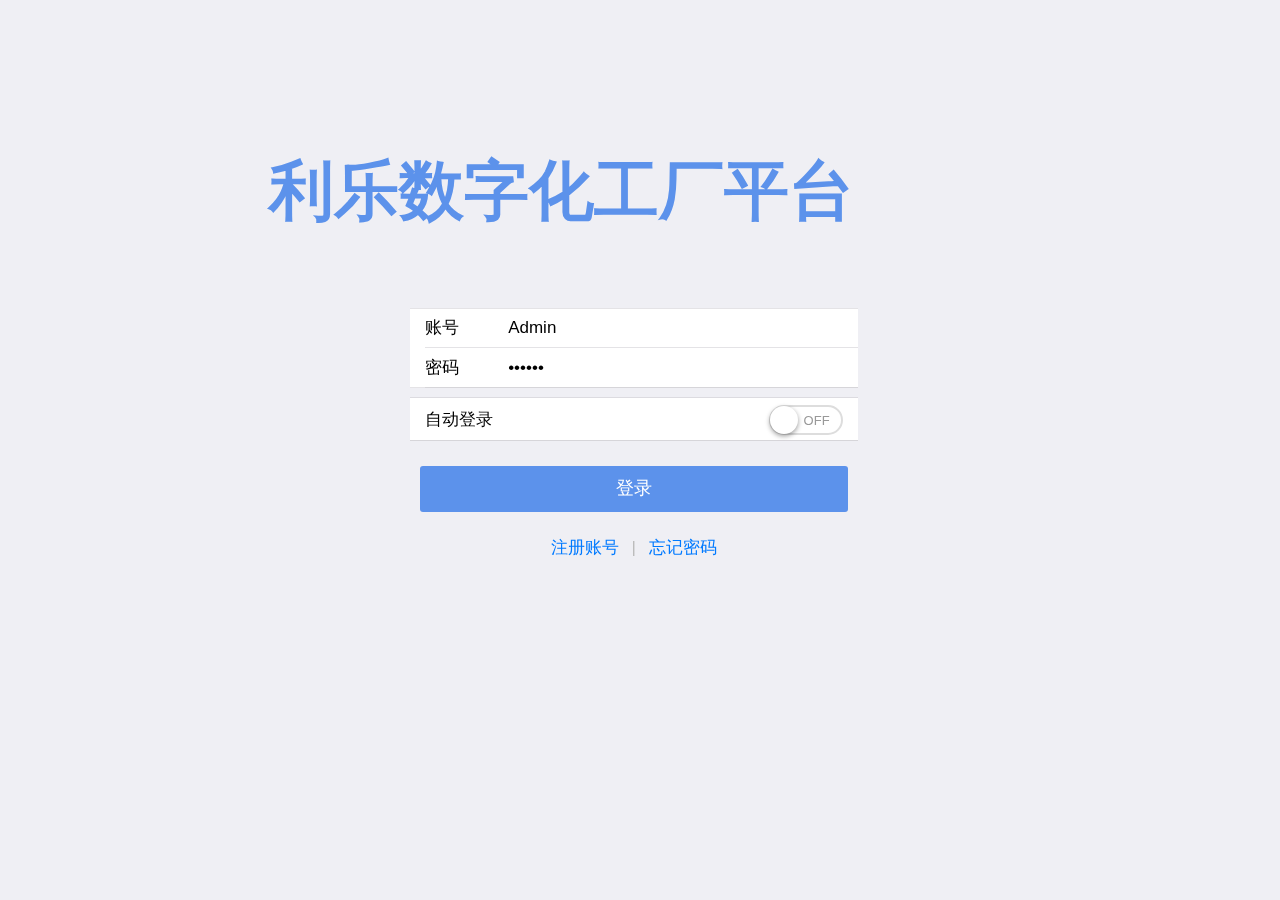
<file: index.html>
<!DOCTYPE html>
<html class="ui-page-login">

	<head>
		<meta charset="utf-8">
		<meta name="viewport" content="width=device-width,initial-scale=1,minimum-scale=1,maximum-scale=1,user-scalable=no" />
		<title></title>
		<link href="css/mui.min.css" rel="stylesheet" />
		<style>
			.ui-page-login,
			body {
				width: 100%;
				height: 100%;
				margin: 0px;
				padding: 0px;
			}
			
			.mui-content {
				height: 100%;
			}
			
			.area {
				margin: 20px auto 0px auto;
			}
			
			.mui-input-group {
				margin-top: 10px;
			}
			
			.mui-input-group:first-child {
				margin-top: 20px;
			}
			
			.mui-input-group label {
				width: 22%;
			}
			
			.mui-input-row label~input,
			.mui-input-row label~select,
			.mui-input-row label~textarea {
				width: 78%;
			}
			
			.mui-checkbox input[type=checkbox],
			.mui-radio input[type=radio] {
				top: 6px;
			}
			
			.mui-content-padded {
				margin-top: 25px;
			}
			
			.mui-btn {
				padding: 10px;
			}
			
			.link-area {
				display: block;
				margin-top: 25px;
				text-align: center;
			}
			
			.spliter {
				color: #bbb;
				padding: 0px 8px;
			}
			
			.oauth-area {
				position: absolute;
				bottom: 20px;
				left: 0px;
				text-align: center;
				width: 100%;
				padding: 0px;
				margin: 0px;
			}
			
			.oauth-area .oauth-btn {
				display: inline-block;
				width: 50px;
				height: 50px;
				background-size: 30px 30px;
				background-position: center center;
				background-repeat: no-repeat;
				margin: 0px 20px;
				/*-webkit-filter: grayscale(100%); */
				border: solid 1px #ddd;
				border-radius: 25px;
			}
			
			.oauth-area .oauth-btn:active {
				border: solid 1px #aaa;
			}
			
			.oauth-area .oauth-btn.disabled {
				background-color: #ddd;
			}
		</style>

	</head>

	<body>
		<!--<header class="mui-bar mui-bar-nav">
			<h1 class="mui-title">登录</h1>
		</header>-->
		<!--		<h1 align="center" style='position:fixed;left: 34.5%;top:25%;color:#5c92eb;opacity:1'><strong>利乐数字化工厂平台</strong></h1>-->
		<label align="center" style='position:fixed;left: 21%;top:20%;padding-bottom:35px;color:#5c92eb;opacity:1;font-size: 65px;'><strong>利乐数字化工厂平台</strong></label>
		<div class="mui-content" style="width: 35%;height: 25%;position: fixed;left: 32%;top: 32%;">
			
			<form id='login-form' class="mui-input-group">
				<div class="mui-input-row">
					<label>账号</label>
					<input id='account' type="text" class="mui-input-clear mui-input" placeholder="请输入账号" value="Admin">
				</div>
				<div class="mui-input-row">
					<label>密码</label>
					<input id='password' type="password" class="mui-input-clear mui-input" placeholder="请输入密码" value="123456">
				</div>
			</form>
			<form class="mui-input-group">
				<ul class="mui-table-view mui-table-view-chevron">
					<li class="mui-table-view-cell">
						自动登录
						<div id="autoLogin" class="mui-switch">
							<div class="mui-switch-handle"></div>
						</div>
					</li>
				</ul>
			</form>
			<div class="mui-content-padded">
				<button id='login' class="mui-btn mui-btn-block mui-btn-primary" style="background: url('img/jx9.png');border-width: 0px;">登录</button>
				<div class="link-area">
					<a id='reg'>注册账号</a> <span class="spliter">|</span>
					<a id='forgetPassword'>忘记密码</a>
				</div>
			</div>
			<div class="mui-content-padded oauth-area">

			</div>
		</div>
		<script src="js/mui.min.js"></script>
		<!--<script src="js/mui.enterfocus.js"></script>
		<script src="js/app.js"></script>-->
		<script>
			document.getElementById('login').addEventListener('tap', function() {
				mui.openWindow({
					url: 'pages/menu.html',
					id: 'menu'
				});
			});
			mui.init();
			
			mui.plusReady(function() {
				plus.screen.lockOrientation('landscape-primary');
			});
			
			
			
			//			(function($, doc) {
			//				$.init({
			//					statusBarBackground: '#f7f7f7'
			//				});
			//				$.plusReady(function() {
			//					plus.screen.lockOrientation("portrait-primary");
			//					var settings = app.getSettings();
			//					var state = app.getState();
			//					var mainPage = $.preload({
			//						"id": 'main',
			//						"url": 'main.html'
			//					});
			//					var toMain = function() {
			//						$.fire(mainPage, 'show', null);
			//						setTimeout(function() {
			//							$.openWindow({
			//								id: 'main',
			//								show: {
			//									aniShow: 'pop-in'
			//								},
			//								waiting: {
			//									autoShow: false
			//								}
			//							});
			//						}, 0);
			//					};
			//					//检查 "登录状态/锁屏状态" 开始
			//					if(settings.autoLogin && state.token && settings.gestures) {
			//						$.openWindow({
			//							url: 'unlock.html',
			//							id: 'unlock',
			//							show: {
			//								aniShow: 'pop-in'
			//							},
			//							waiting: {
			//								autoShow: false
			//							}
			//						});
			//					} else if(settings.autoLogin && state.token) {
			//						toMain();
			//					} else {
			//						app.setState(null);
			//						//第三方登录
			//						var authBtns = ['qihoo', 'weixin', 'sinaweibo', 'qq']; //配置业务支持的第三方登录
			//						var auths = {};
			//						var oauthArea = doc.querySelector('.oauth-area');
			//						plus.oauth.getServices(function(services) {
			//							for(var i in services) {
			//								var service = services[i];
			//								auths[service.id] = service;
			//								if(~authBtns.indexOf(service.id)) {
			//									var isInstalled = app.isInstalled(service.id);
			//									var btn = document.createElement('div');
			//									//如果微信未安装，则为不启用状态
			//									btn.setAttribute('class', 'oauth-btn' + (!isInstalled && service.id === 'weixin' ? (' disabled') : ''));
			//									btn.authId = service.id;
			//									btn.style.backgroundImage = 'url("images/' + service.id + '.png")'
			//									oauthArea.appendChild(btn);
			//								}
			//							}
			//							$(oauthArea).on('tap', '.oauth-btn', function() {
			//								if(this.classList.contains('disabled')) {
			//									plus.nativeUI.toast('您尚未安装微信客户端');
			//									return;
			//								}
			//								var auth = auths[this.authId];
			//								var waiting = plus.nativeUI.showWaiting();
			//								auth.login(function() {
			//									waiting.close();
			//									plus.nativeUI.toast("登录认证成功");
			//									auth.getUserInfo(function() {
			//										plus.nativeUI.toast("获取用户信息成功");
			//										var name = auth.userInfo.nickname || auth.userInfo.name;
			//										app.createState(name, function() {
			//											toMain();
			//										});
			//									}, function(e) {
			//										plus.nativeUI.toast("获取用户信息失败：" + e.message);
			//									});
			//								}, function(e) {
			//									waiting.close();
			//									plus.nativeUI.toast("登录认证失败：" + e.message);
			//								});
			//							});
			//						}, function(e) {
			//							oauthArea.style.display = 'none';
			//							plus.nativeUI.toast("获取登录认证失败：" + e.message);
			//						});
			//					}
			//					// close splash
			//					setTimeout(function() {
			//						//关闭 splash
			//						plus.navigator.closeSplashscreen();
			//					}, 600);
			//					//检查 "登录状态/锁屏状态" 结束
			//					var loginButton = doc.getElementById('login');
			//					var accountBox = doc.getElementById('account');
			//					var passwordBox = doc.getElementById('password');
			//					var autoLoginButton = doc.getElementById("autoLogin");
			//					var regButton = doc.getElementById('reg');
			//					var forgetButton = doc.getElementById('forgetPassword');
			//					loginButton.addEventListener('tap', function(event) {
			//						var loginInfo = {
			//							account: accountBox.value,
			//							password: passwordBox.value
			//						};
			//						app.login(loginInfo, function(err) {
			//							if(err) {
			//								plus.nativeUI.toast(err);
			//								return;
			//							}
			//							toMain();
			//						});
			//					});
			//					$.enterfocus('#login-form input', function() {
			//						$.trigger(loginButton, 'tap');
			//					});
			//					autoLoginButton.classList[settings.autoLogin ? 'add' : 'remove']('mui-active')
			//					autoLoginButton.addEventListener('toggle', function(event) {
			//						setTimeout(function() {
			//							var isActive = event.detail.isActive;
			//							settings.autoLogin = isActive;
			//							app.setSettings(settings);
			//						}, 50);
			//					}, false);
			//					regButton.addEventListener('tap', function(event) {
			//						$.openWindow({
			//							url: 'reg.html',
			//							id: 'reg',
			//							preload: true,
			//							show: {
			//								aniShow: 'pop-in'
			//							},
			//							styles: {
			//								popGesture: 'hide'
			//							},
			//							waiting: {
			//								autoShow: false
			//							}
			//						});
			//					}, false);
			//					forgetButton.addEventListener('tap', function(event) {
			//						$.openWindow({
			//							url: 'forget_password.html',
			//							id: 'forget_password',
			//							preload: true,
			//							show: {
			//								aniShow: 'pop-in'
			//							},
			//							styles: {
			//								popGesture: 'hide'
			//							},
			//							waiting: {
			//								autoShow: false
			//							}
			//						});
			//					}, false);
			//					//
			//					window.addEventListener('resize', function() {
			//						oauthArea.style.display = document.body.clientHeight > 400 ? 'block' : 'none';
			//					}, false);
			//					//
			//					var backButtonPress = 0;
			//					$.back = function(event) {
			//						backButtonPress++;
			//						if(backButtonPress > 1) {
			//							plus.runtime.quit();
			//						} else {
			//							plus.nativeUI.toast('再按一次退出应用');
			//						}
			//						setTimeout(function() {
			//							backButtonPress = 0;
			//						}, 1000);
			//						return false;
			//					};
			//				});
			//			}(mui, document));
			//
		</script>
	</body>

</html>
</file>
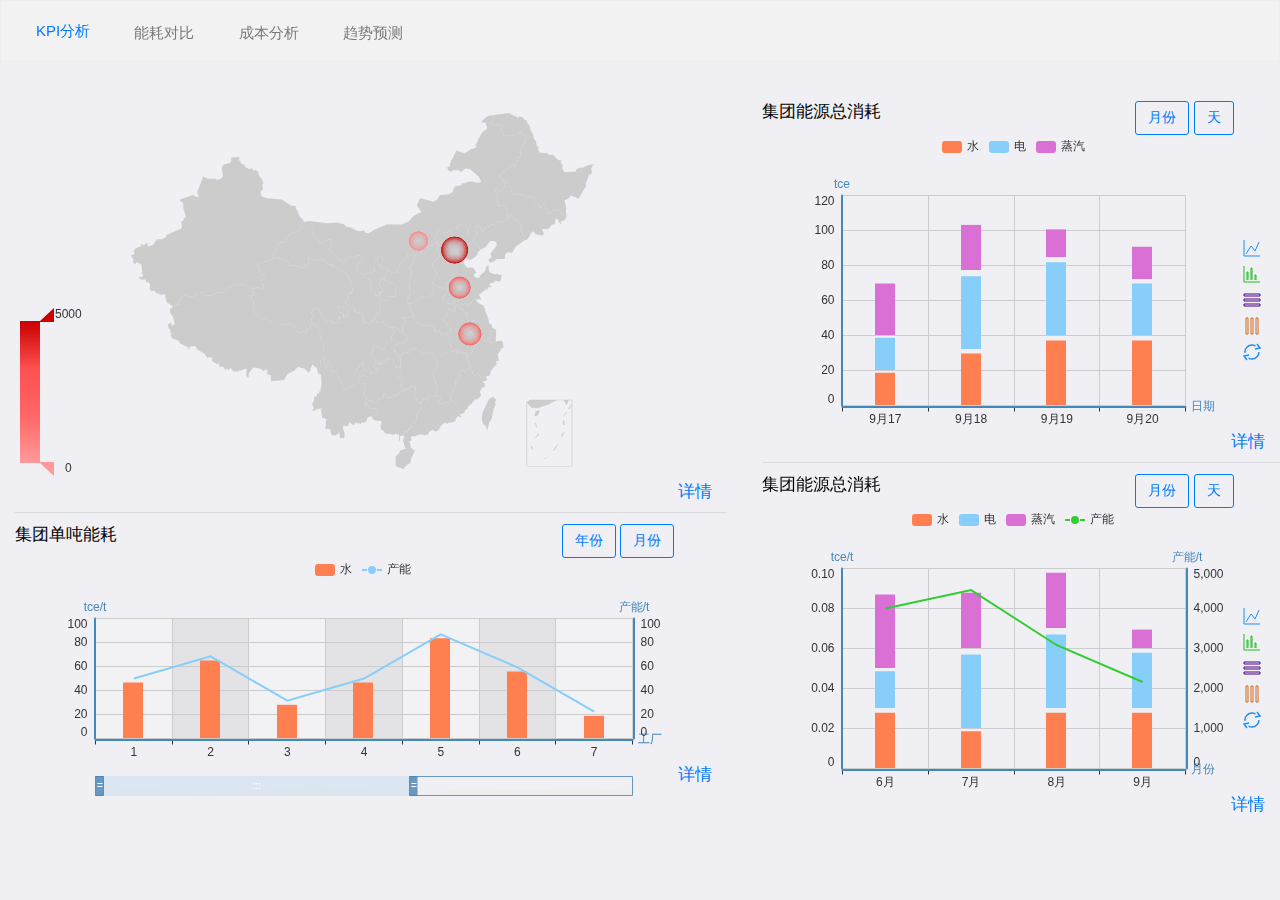
<file: pages/analysis_group.html>
<!doctype html>
<html>

	<head>
		<meta charset="UTF-8">
		<title></title>
		<meta name="viewport" content="width=device-width,initial-scale=1,minimum-scale=1,maximum-scale=1,user-scalable=no" />
		<link href="../css/mui.min.css" rel="stylesheet" />
		<link rel="stylesheet" href="../css/mui.picker.css" />
		<link rel="stylesheet" href="../css/mui.poppicker.css" />
		<link rel="stylesheet" href="../css/analysis_group.css" />
	</head>

	<body>
		<div style="height: 100%;width:100%;">
			<!-- 菜单 -->
			<ul class="mui-table-view mui-grid-view mui-grid-9" style="position: absolute;z-index: 2;">
				<!-- 一级菜单 -->
				<li id="li_nav1" class="mui-table-view-cell mui-media mui-col-xs-12 mui-col-sm-12 grid-cell">
					<div class="mui-scroll-wrapper mui-slider-indicator mui-segmented-control mui-segmented-control-inverted">
						<div class="mui-scroll">
							<a class="mui-control-item mui-active" index="0">
								KPI分析
							</a>
							<a class="mui-control-item" index="1">
								能耗对比
							</a>
							<a class="mui-control-item" index="2">
								成本分析
							</a>
							<a class="mui-control-item" index="3">
								趋势预测
							</a>
						</div>
					</div>
				</li>
				<!-- 二级菜单 -->
				<li id="li_nav2" style="display: none;" class="mui-table-view-cell mui-media mui-col-xs-12 mui-col-sm-12 grid-cell">
					<div class="mui-scroll-wrapper mui-slider-indicator mui-segmented-control mui-segmented-control-inverted">
						<div class="mui-scroll">
							<a class="mui-control-item mui-active" index="0" href="analysis_group.html">
								集团
							</a>
							<a class="mui-control-item" index="1">
								华东
							</a>
							<a class="mui-control-item" index="2" href="energy_analysis.html">
								华中
							</a>
							<a class="mui-control-item" index="3">
								华北
							</a>
							<a class="mui-control-item" index="4mui-control-item" href="energy_compare.html">
								华南
							</a>
						</div>
					</div>
				</li>
				<!-- 三级菜单 -->
				<!--<li id="li_nav3" style="display: none;" class="mui-table-view-cell mui-media mui-col-xs-12 mui-col-sm-12 grid-cell">
					<div class="mui-scroll-wrapper mui-slider-indicator mui-segmented-control mui-segmented-control-inverted">
						<div class="mui-scroll">
							<a class="mui-control-item mui-active">
								马鞍山常温厂
							</a>
							<a class="mui-control-item">
								马鞍山低温厂
							</a>
							<a class="mui-control-item">
								泰安低温厂
							</a>
						</div>
					</div>
				</li>-->
			</ul>

			<div class="mui-content" style="position: absolute;z-index: 1;top:10%;width:100%;list-style: none;">
				<div class="mui-row">
					<div class="mui-col-sm-7" style="padding-right: 20px;">
						<li class="mui-table-view-cell">
							<div id="div_level_1_1" style="left:20px;width:100%;top:20px;height:380px"></div>
							<div style="text-align: right;">
								<a>详情</a>
							</div>
						</li>
						<li class="mui-table-view-cell">
							<div>
								<div class="div_title">集团单吨能耗</div>
								<div class="div_select">
									<button type="button" class="mui-btn mui-btn-primary mui-btn-outlined button_year">年份</button>
									<button type="button" class="mui-btn mui-btn-primary mui-btn-outlined button_month">月份</button>
								</div>
							</div>
							<div id="div_level_1_2" style="left:20px;width:100%;top:20px;height:240px"></div>
							<div style="text-align: right;">
								<a>详情</a>
							</div>
						</li>
					</div>
					<div class="mui-col-sm-5">
						<li class="mui-table-view-cell">
							<div class="div_title">集团能源总消耗</div>
								<div class="div_select">
									<button type="button" class="mui-btn mui-btn-primary mui-btn-outlined button_month">月份</button>
									<button type="button" class="mui-btn mui-btn-primary mui-btn-outlined button_day">天</button>
								</div>
							<div id="div_level_2_1" style="left:20px;width:100%;top:20px;height:330px"></div>
							<div style="text-align: right;">
								<a>详情</a>
							</div>
						</li>
						<li class="mui-table-view-cell">
							<div class="div_title">集团能源总消耗</div>
								<div class="div_select">
									<button type="button" class="mui-btn mui-btn-primary mui-btn-outlined button_month">月份</button>
									<button type="button" class="mui-btn mui-btn-primary mui-btn-outlined button_day">天</button>
								</div>
							<div id="div_level_2_2" style="left:20px;width:100%;top:20px;height:320px"></div>
							<div style="text-align: right;">
								<a>详情</a>
							</div>
						</li>
					</div>
				</div>
			</div>
		</div>
		<script type="text/javascript" src="../js/jquery-1.12.4.js"></script>
		<script src="../js/mui.min.js"></script>
		<script type="text/javascript" src="../js/mui.picker.js"></script>
		<script type="text/javascript" src="../js/mui.poppicker.js"></script>
		<script type="text/javascript" src="../libs/echarts-all.js"></script>
		<script type="text/javascript">
			mui.init()
		</script>
		<script type="text/javascript" src="../js/analysis_group.js"></script>
	</body>

</html>
</file>
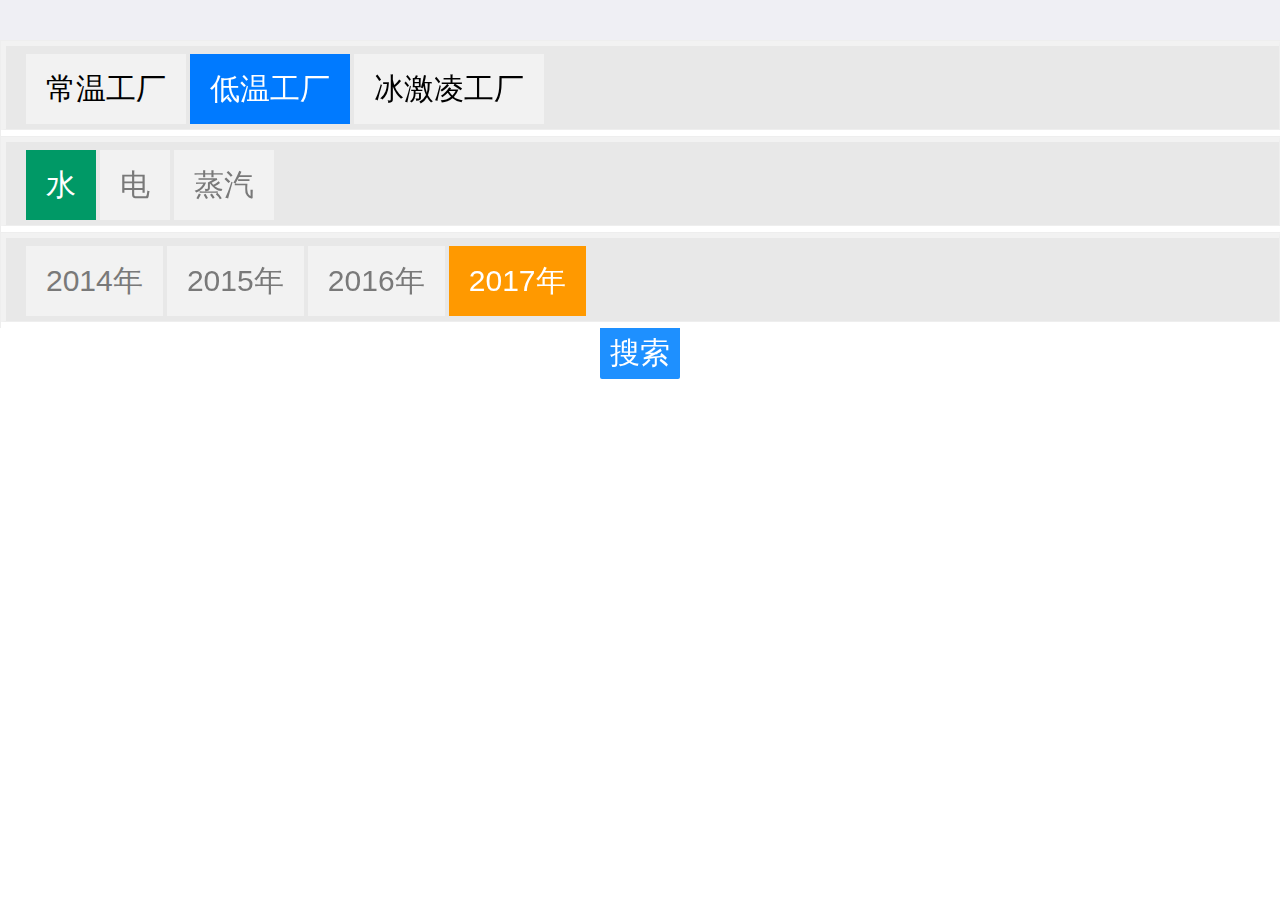
<file: pages/datasearch.html>
<!doctype html>
<html>

	<head>
		<meta charset="UTF-8">
		<title>报告</title>
		<meta name="viewport" content="width=device-width,initial-scale=1,minimum-scale=1,maximum-scale=1,user-scalable=no" />
		<meta name="apple-mobile-web-app-capable" content="yes">
		<meta name="apple-mobile-web-app-status-bar-style" content="black">
		<link href="../css/mui.min.css" rel="stylesheet" />
		<link rel="stylesheet" href="../css/mui.picker.css" />
		<link rel="stylesheet" href="../css/mui.poppicker.css" />
		<link rel="stylesheet" href="../css/app.css" />
		<link rel="stylesheet" href="../css/report.css" />
		<style type="text/css">
			div {
				text-align: center;
			}
			
			table {
				border: 0px solid #222222;
				width: 95%;
				position: relative;
				left: 11px;
			}
			
			table td {
				border: 0px solid #222222;
				border-right: 1px solid black;
			}
			
			table td:last-child {
				border: 0px solid #222222;
				border-right: 0px solid black;
			}
			/*设置列表高亮颜色*/
			
			.mui-table-view-cell.mui-active {
				background-color: #FFFFFF;
			}
			
			.td1 {
				width: 12.5%;
			}
			
			.td2 {
				width: 12.5%;
			}
			
			.td3 {
				width: 12.5%;
			}
			
			.td4 {
				width: 12.5%;
			}
			
			.td5 {
				width: 12.5%;
			}
			
			.td6 {
				width: 12.5%;
			}
			
			.td7 {
				width: 12.5%;
			}
		</style>
	</head>

	<body>

		<!-- 侧滑导航根容器 -->
		<div class="mui-off-canvas-wrap mui-draggable">
			<!-- 主页面容器 -->
			<div class="mui-inner-wrap">
				<!-- 菜单容器 -->
				<aside id="offSlide" class="mui-off-canvas-right" style="background:none;width:100%;">
					<div class="mui-scroll-wrapper">
						<div class="mui-scroll">
							<!-- 菜单具体展示内容 -->
							<ul class="mui-table-view">
								<li class="mui-table-view-cell">2017年6月工厂设备能耗表</li>

								<li class="mui-table-view-cell">
									<table class="table_header">
										<th>
											<td class="td1">工厂名称</td>
											<td class="td2">常温工厂</td>
											<td class="td3">能源类型</td>
											<td class="td4">日期</td>
											<td class="td5">区域名称</td>
											<td class="td6">设备名称</td>
											<td class="td6">仪表名称</td>
											<td class="td7">累计能耗(kw.h)</td>

										</th>
									</table>
								</li>
								<li class="mui-table-view-cell">
									<table>
										<tr>
											<td class="td1">马鞍山低温</td>
											<td class="td2">一车间</td>
											<td class="td3">电能</td>
											<td class="td4">6月1日</td>
											<td class="td5">配料</td>
											<td class="td6">巴沙机01</td>
											<td class="td6">智能电表</td>
											<td class="td7">100</td>
										</tr>
									</table>
								</li>
								<li class="mui-table-view-cell">
									<table>
										<tr>

											<td class="td1">马鞍山低温</td>
											<td class="td2">一车间</td>
											<td class="td3">电能</td>
											<td class="td4">6月2日</td>
											<td class="td5">配料</td>
											<td class="td6">巴沙机02</td>
											<td class="td6">智能电表</td>
											<td class="td7">105</td>
										</tr>
									</table>
								</li>
								<li class="mui-table-view-cell">
									<table>
										<tr>
											<td class="td1">马鞍山低温</td>
											<td class="td2">二车间</td>
											<td class="td3">电能</td>
											<td class="td4">6月3日</td>
											<td class="td5">配料</td>
											<td class="td6">巴沙机03</td>
											<td class="td6">智能电表</td>
											<td class="td7">102</td>
										</tr>
									</table>
								</li>
								<li class="mui-table-view-cell">
									<table>
										<tr>
											<td class="td1">马鞍山低温</td>
											<td class="td2">二车间</td>
											<td class="td3">电能</td>
											<td class="td4">6月4日</td>
											<td class="td5">配料</td>
											<td class="td6">巴沙机04</td>
											<td class="td6">智能电表</td>
											<td class="td7">103</td>
										</tr>
									</table>
								</li>
								<li class="mui-table-view-cell">
									<table>
										<tr>
											<td class="td1">马鞍山低温</td>
											<td class="td2">三车间</td>
											<td class="td3">电能</td>
											<td class="td4">6月5日</td>
											<td class="td5">配料</td>
											<td class="td6">巴沙机05</td>
											<td class="td6">智能电表</td>
											<td class="td7">102</td>
										</tr>
									</table>
								</li>
								<li class="mui-table-view-cell">
									<table>
										<tr>
											<td class="td1">泰安低温</td>
											<td class="td2">一车间</td>
											<td class="td3">电能</td>
											<td class="td4">6月6日</td>
											<td class="td5">混料</td>
											<td class="td6">混料机01</td>
											<td class="td6">智能电表</td>
											<td class="td7">102</td>
										</tr>
									</table>
								</li>
								</li>
								<li class="mui-table-view-cell">
									<table>
										<tr>
											<td class="td1">泰安低温</td>
											<td class="td2">二车间</td>
											<td class="td3">电能</td>
											<td class="td4">6月7日</td>
											<td class="td5">混料</td>
											<td class="td6">混料机02</td>
											<td class="td6">智能电表</td>
											<td class="td7">102</td>
										</tr>
									</table>
								</li>
								</li>
								<li class="mui-table-view-cell">
									<table>
										<tr>
											<td class="td1">泰安低温</td>
											<td class="td2">三车间</td>
											<td class="td3">电能</td>
											<td class="td4">6月8日</td>
											<td class="td5">混料</td>
											<td class="td6">混料机03</td>
											<td class="td6">智能电表</td>
											<td class="td7">102</td>
										</tr>
									</table>
								</li>
								<li class="mui-table-view-cell">
									<table>
										<tr>
											<td class="td1">泰安低温</td>
											<td class="td2">三车间</td>
											<td class="td3">电能</td>
											<td class="td4">6月8日</td>
											<td class="td5">混料</td>
											<td class="td6">混料机04</td>
											<td class="td6">智能电表</td>
											<td class="td7">105</td>
										</tr>
									</table>
								</li>
								<li class="mui-table-view-cell">
									<table>
										<tr>
											<td class="td1">泰安低温</td>
											<td class="td2">三车间</td>
											<td class="td3">电能</td>
											<td class="td4">6月8日</td>
											<td class="td5">混料</td>
											<td class="td6">混料机06</td>
											<td class="td6">智能电表</td>
											<td class="td7">101</td>
										</tr>
									</table>
								</li>
								<li class="mui-table-view-cell">
									<div class="mui-content-padded">
										<ul class="mui-pager">
											<li class="mui-previous">
												<button type="button" class="mui-btn mui-btn-primary mui-btn-outlined grid-pager" style="  left: -50px;">
												上一页
												</button>
											</li>
											<li class="mui-next">
												<button type="button" class="mui-btn mui-btn-primary mui-btn-outlined grid-pager" style="  right: -50px;">
												下一页
												</button>
											</li>
										</ul>
									</div>
								</li>
							</ul>
						</div>

					</div>
				</aside>

				<!-- 主页面标题 
    <header class="mui-bar mui-bar-nav">
    
      <h1 class="mui-title">报表</h1>
    </header>-->
				<!-- 主页面内容容器 -->
				<div class="mui-content mui-scroll-wrapper" style="background:white;    margin-top: 40px;">
					<div class="mui-scroll">
						<!-- 主界面具体展示内容 -->
						<div style="height: 100%;width:100%;background:white;">
							<!--区域菜单 -->
							<ul class="mui-table-view mui-grid-view mui-grid-9" style="background:white;">
								<!-- 一级菜单 -->
								<li id="li_nav1" class="mui-table-view-cell mui-media mui-col-xs-12 mui-col-sm-12 grid-cell">
									<div class="mui-scroll-wrapper mui-slider-indicator mui-segmented-control mui-segmented-control-inverted">

										<div class="mui-scroll">
											<a class="mui-control-item area" index="1">
												常温工厂
											</a>
											<a class="mui-control-item area mui-active" index="2">
												低温工厂
											</a>
											<a class="mui-control-item area" index="3">
												冰激凌工厂
											</a>
										</div>
									</div>
								</li>
								<!-- 二级菜单 -->
								<li id="li_nav2" style="display: none;" class="mui-table-view-cell mui-media mui-col-xs-12 mui-col-sm-12 grid-cell">
									<div class="mui-scroll-wrapper mui-slider-indicator mui-segmented-control mui-segmented-control-inverted">
										<div class="mui-scroll">

											<a class="mui-control-item area" index="0">
												华东工厂
											</a>
											<a class="mui-control-item area mui-active" index="1">
												华中工厂
											</a>
											<a class="mui-control-item area " index="2">
												华北工厂
											</a>
											<a class="mui-control-item area" index="3">
												华南工厂
											</a>
										</div>
									</div>
								</li>
								<!-- 三级菜单 -->
								<li id="li_nav3" style="display: none;" class="mui-table-view-cell mui-media mui-col-xs-12 mui-col-sm-12 grid-cell">
									<div class="mui-scroll-wrapper mui-slider-indicator mui-segmented-control mui-segmented-control-inverted">
										<div class="mui-scroll">
											<a class="mui-control-item area">
												泰安低温厂
											</a>
											<a class="mui-control-item area mui-active">
												马鞍山低温厂
											</a>
										</div>
									</div>
								</li>
							</ul>
							<!--能源类型菜单 -->
							<ul class="mui-table-view mui-grid-view mui-grid-9" style="background:white;">
								<li id="li_nav1_1" class="mui-table-view-cell mui-media mui-col-xs-12 mui-col-sm-12 grid-cell">
									<div class="mui-scroll-wrapper mui-slider-indicator mui-segmented-control mui-segmented-control-inverted">
										<div class="mui-scroll">

											<a id='item1_water' class="mui-control-item type mui-active" index="1">
												水
											</a>
											<a id='item1_energy' class="mui-control-item type" index="2">
												电
											</a>
											<a id='item1_steam' class="mui-control-item type" index="4mui-control-item">
												蒸汽
											</a>
										</div>
									</div>
								</li>
								<!-- 二级菜单 -->
								<li id="li_nav2_energy" style="display: none;" class="mui-table-view-cell mui-media mui-col-xs-12 mui-col-sm-12 grid-cell">
									<div class="mui-scroll-wrapper mui-slider-indicator mui-segmented-control mui-segmented-control-inverted">
										<div class="mui-scroll">
											<a class="mui-control-item type mui-active" index="1">
												工业用电
											</a>

										</div>
									</div>
								</li>
								<li id="li_nav2_water" style="display: none;" class="mui-table-view-cell mui-media mui-col-xs-12 mui-col-sm-12 grid-cell">
									<div class="mui-scroll-wrapper mui-slider-indicator mui-segmented-control mui-segmented-control-inverted">
										<div class="mui-scroll">

											<a class="mui-control-item type " index="1">
												纯水
											</a>
											<a class="mui-control-item type mui-active" index="2">
												软水
											</a>
										</div>
									</div>
								</li>
								<li id="li_nav2_steam" style="display: none;" class="mui-table-view-cell mui-media mui-col-xs-12 mui-col-sm-12 grid-cell">
									<div class="mui-scroll-wrapper mui-slider-indicator mui-segmented-control mui-segmented-control-inverted">
										<div class="mui-scroll">
											<a class="mui-control-item type" index="1">
												常压蒸汽
											</a>
											<a class="mui-control-item type mui-active" index="1">
												高压蒸汽
											</a>

										</div>
									</div>
								</li>
							</ul>
							<!--时间菜单 -->
							<ul class="mui-table-view mui-grid-view mui-grid-9" style="background:white;">
								<li id="li_nav111" class="mui-table-view-cell mui-media mui-col-xs-12 mui-col-sm-12 grid-cell">
									<div class="mui-scroll-wrapper mui-slider-indicator mui-segmented-control mui-segmented-control-inverted">
										<div class="mui-scroll">
											<a class="mui-control-item date" index="0">
												2014年
											</a>
											<a class="mui-control-item date" index="1">
												2015年
											</a>
											<a class="mui-control-item date" index="2">
												2016年
											</a>
											<a class="mui-control-item date mui-active" index="4mui-control-item">
												2017年
											</a>
										</div>
									</div>
								</li>
								<!-- 二级菜单 -->
								<li id="li_nav222" style="display: none;" class="mui-table-view-cell mui-media mui-col-xs-12 mui-col-sm-12 grid-cell">
									<div class="mui-scroll-wrapper mui-slider-indicator mui-segmented-control mui-segmented-control-inverted">
										<div class="mui-scroll">

											<a class="mui-control-item date" index="1">
												1月
											</a>
											<a class="mui-control-item date" index="3">
												2 月
											</a>
											<a class="mui-control-item date" index="4">
												3月
											</a>
											<a class="mui-control-item date" index="5">
												4月
											</a>
											<a class="mui-control-item date" index="6">
												5月
											</a>
											<a class="mui-control-item date" index="7">
												6 月
											</a>
											<a class="mui-control-item date" index="8">
												7月
											</a>
											<a class="mui-control-item date " index="10">
												8月
											</a>
											<a class="mui-control-item date mui-active" index="9">
												9月
											</a>

										</div>
									</div>
								</li>
							</ul>
						</div>

						<a href="#offSlide" style="height:50px;line-height:50px;margin:0 auto;color:white;background: dodgerblue;font-size:30px;border-radius: 2px;padding:10px;">搜索</a>

					</div>
				</div>
			</div>
		</div>

		<script type="text/javascript" src="../js/jquery-1.12.4.js"></script>
		<script src="../js/mui.min.js"></script>
		<script type="text/javascript" src="../js/mui.picker.js"></script>
		<script type="text/javascript" src="../js/mui.poppicker.js"></script>
		<script type="text/javascript" src="../libs/echarts-all.js"></script>
		<script type="text/javascript" src="../js/datasearch.js"></script>
		<script type="text/javascript">
			mui.init()
		</script>

	</body>

</html>
</file>
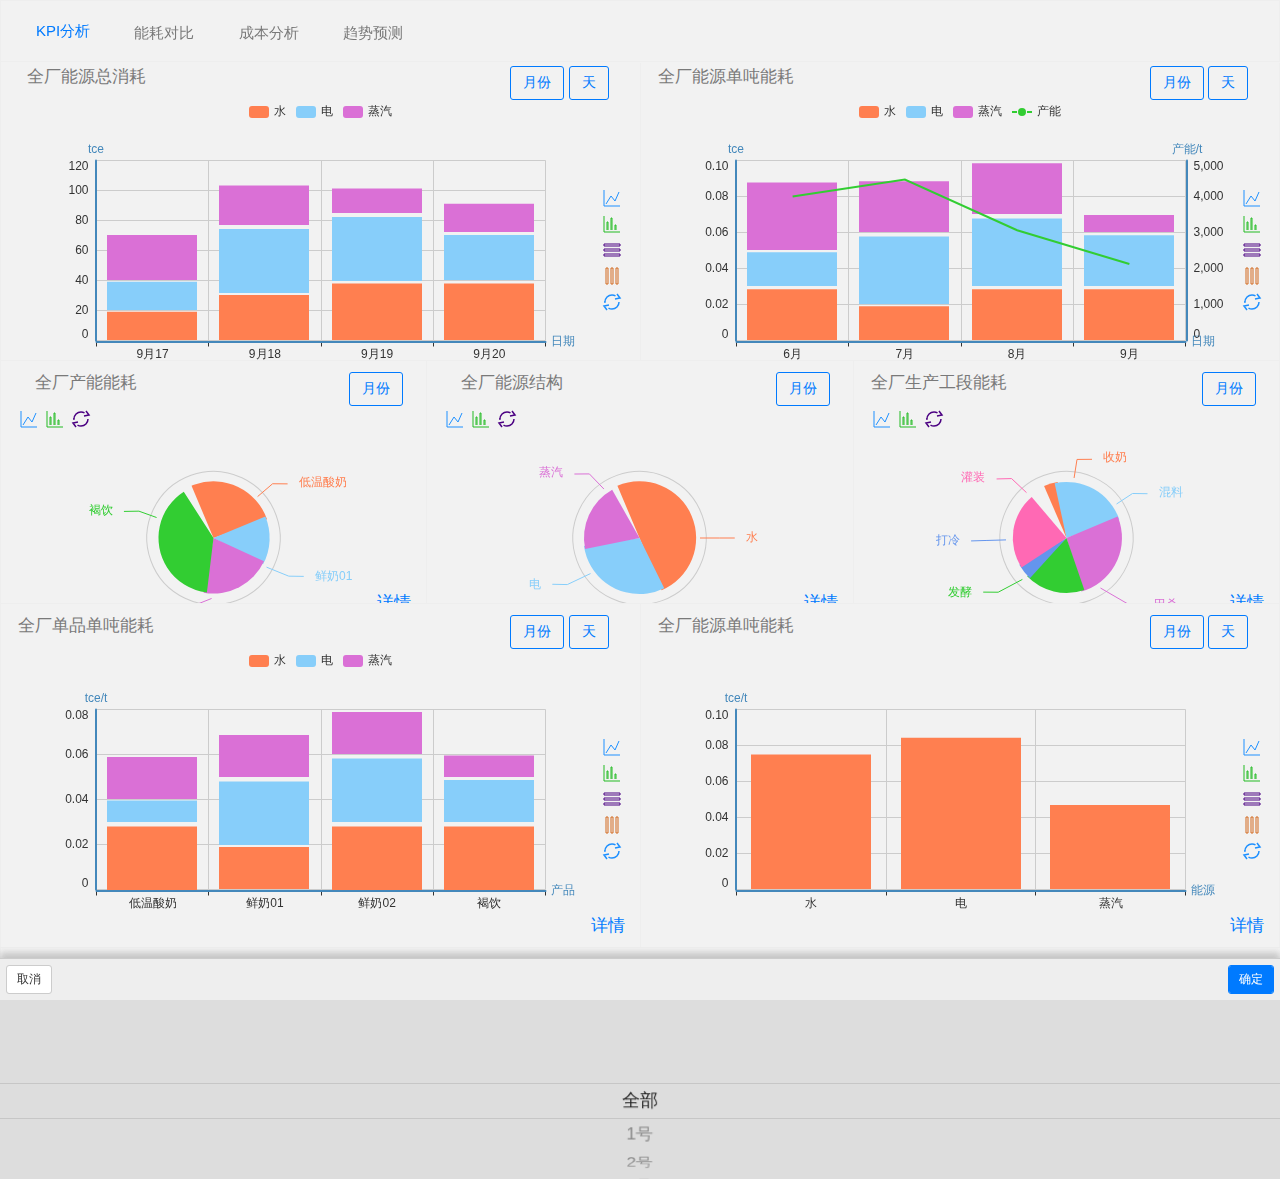
<file: pages/energy_analysis.html>
<!doctype html>
<html>

	<head>
		<meta charset="UTF-8">
		<title></title>
		<meta name="viewport" content="width=device-width,initial-scale=1,minimum-scale=1,maximum-scale=1,user-scalable=no" />
		<link href="../css/mui.min.css" rel="stylesheet" />
		<link rel="stylesheet" href="../css/mui.picker.css" />
		<link rel="stylesheet" href="../css/mui.poppicker.css" />
		<link rel="stylesheet" href="../css/energy_analysis.css" />
	</head>

	<body>
		<div style="height: 100%;width:100%;">
			<!-- 菜单 -->
			<ul class="mui-table-view mui-grid-view mui-grid-9" style="position: absolute;z-index: 2;">
				<!-- 一级菜单 -->
				<li id="li_nav1" class="mui-table-view-cell mui-media mui-col-xs-12 mui-col-sm-12 grid-cell">
					<div class="mui-scroll-wrapper mui-slider-indicator mui-segmented-control mui-segmented-control-inverted">
						<div class="mui-scroll">
							<a class="mui-control-item mui-active" index="0">
								KPI分析
							</a>
							<a class="mui-control-item" index="1">
								能耗对比
							</a>
							<a class="mui-control-item" index="2">
								成本分析
							</a>
							<a class="mui-control-item" index="3">
								趋势预测
							</a>
						</div>
					</div>
				</li>
				<!-- 二级菜单 -->
				<li id="li_nav2" style="display: none;" class="mui-table-view-cell mui-media mui-col-xs-12 mui-col-sm-12 grid-cell">
					<div class="mui-scroll-wrapper mui-slider-indicator mui-segmented-control mui-segmented-control-inverted">
						<div class="mui-scroll">
							<a class="mui-control-item" index="0" href="analysis_group.html">
								集团
							</a>
							<a class="mui-control-item" index="1">
								华东
							</a>
							<a class="mui-control-item mui-active" index="2" href="energy_analysis.html">
								华中
							</a>
							<a class="mui-control-item" index="3">
								华北
							</a>
							<a class="mui-control-item" index="4mui-control-item" href="energy_compare.html">
								华南
							</a>
						</div>
					</div>
				</li>
				<!-- 三级菜单 -->
				<li id="li_nav3" style="display: none;" class="mui-table-view-cell mui-media mui-col-xs-12 mui-col-sm-12 grid-cell">
					<div class="mui-scroll-wrapper mui-slider-indicator mui-segmented-control mui-segmented-control-inverted">
						<div class="mui-scroll">
							<a class="mui-control-item mui-active">
								马鞍山常温厂
							</a>
							<a class="mui-control-item">
								马鞍山低温厂
							</a>
							<a class="mui-control-item">
								泰安低温厂
							</a>
						</div>
					</div>
				</li>
			</ul>

			<ul class="mui-table-view mui-grid-view mui-grid-9" id="ul_one" style="position: absolute;z-index: 1;top:6%;">
				<li class="mui-table-view-cell mui-media mui-col-xs-12 mui-col-sm-6 grid-cell">
					<div>
						<div class="div_title">全厂能源总消耗</div>
						<div class="div_select">
							<button type="button" class="mui-btn mui-btn-primary mui-btn-outlined button_month">月份</button>
							<button type="button" class="mui-btn mui-btn-primary mui-btn-outlined button_day">天</button>
						</div>
					</div>
					<div>
						<div id="div_level_1_1" style="left:20px;width:100%;top:20px;height:300px"></div>
					</div>
					<div style="text-align: right;">
						<a>详情</a>
					</div>
				</li>
				<li class="mui-table-view-cell mui-media mui-col-xs-12 mui-col-sm-6 grid-cell">
					<div>
						<div style="float: left;display: block;position:relative;left: 0px;width: 140px;">全厂能源单吨能耗</div>
						<div style="float: right;width: 130px;">
							<button type="button" class="mui-btn mui-btn-primary mui-btn-outlined button_month">月份</button>
							<button type="button" class="mui-btn mui-btn-primary mui-btn-outlined button_day">天</button>
						</div>
					</div>
					<div>
						<div id="div_level_1_2" style="left:20px;width:100%;top:20px;height:300px"></div>
					</div>
					<div style="text-align: right;">
						<a>详情</a>
					</div>
				</li>
			</ul>

			<ul class="mui-table-view mui-grid-view mui-grid-9" id="ul_two" style="position: absolute;z-index: 1;top: 40%;">
				<li class="mui-table-view-cell mui-media mui-col-xs-12 mui-col-sm-4 grid-cell">
					<div>
						<div class="div_title" >全厂产能能耗</div>
						<div class="div_select">
							<button type="button" style="right: -30px;" class="mui-btn mui-btn-primary mui-btn-outlined button_month">月份</button>
						</div>
					</div>
					<div>
						<div id="div_level_2_1" style="left:20px;width:100%;top:20px;height:220px"></div>
					</div>
					<div style="text-align: right;">
						<a>详情</a>
					</div>
				</li>
				<li class="mui-table-view-cell mui-media mui-col-xs-12 mui-col-sm-4 grid-cell">
					<div>
						<div class="div_title">全厂能源结构</div>
						<div class="div_select">
							<button type="button" style="right: -30px;" class="mui-btn mui-btn-primary mui-btn-outlined button_month">月份</button>
						</div>
					</div>
					<div>
						<div id="div_level_2_2" style="left:20px;width:100%;top:20px;height:220px"></div>
					</div>
					<div style="text-align: right;">
						<a>详情</a>
					</div>
				</li>
				<li class="mui-table-view-cell mui-media mui-col-xs-12 mui-col-sm-4 grid-cell">
					<div>
						<div class="div_title">全厂生产工段能耗</div>
						<div class="div_select">
							<button type="button" style="right: -30px;" class="mui-btn mui-btn-primary mui-btn-outlined button_month">月份</button>
						</div>
					</div>
					<div>
						<div id="div_level_2_3" style="left:20px;width:100%;top:20px;height:220px"></div>
					</div>
					<div style="text-align: right;">
						<a>详情</a>
					</div>
				</li>
			</ul>

			<ul class="mui-table-view mui-grid-view mui-grid-9"  id="ul_one" style="position: absolute;z-index: 1;top: 67%;height: 64%;">
				<li class="mui-table-view-cell mui-media mui-col-xs-12 mui-col-sm-6 grid-cell">
					<div>
						<div class="div_title">全厂单品单吨能耗</div>
						<div class="div_select">
							<button type="button" class="mui-btn mui-btn-primary mui-btn-outlined button_month">月份</button>
							<button type="button" class="mui-btn mui-btn-primary mui-btn-outlined button_day">天</button>
						</div>
					</div>
					<div>
						<div id="div_level_3_1" style="left:20px;width:100%;top:20px;height:300px"></div>
					</div>
					<div style="text-align: right;">
						<a>详情</a>
					</div>
				</li>
				<li class="mui-table-view-cell mui-media mui-col-xs-12 mui-col-sm-6 grid-cell">
					<div>
						<div style="float: left;display: block;position:relative;left: 0px;width: 140px;">全厂能源单吨能耗</div>
						<div style="float: right;width: 130px;">
							<button type="button" class="mui-btn mui-btn-primary mui-btn-outlined button_month">月份</button>
							<button type="button" class="mui-btn mui-btn-primary mui-btn-outlined button_day">天</button>
						</div>
					</div>
					<div>
						<div id="div_level_3_2" style="left:20px;width:100%;top:20px;height:300px"></div>
					</div>
					<div style="text-align: right;">
						<a>详情</a>
					</div>
				</li>
			</ul>
		</div>

		<script type="text/javascript" src="../js/jquery-1.12.4.js"></script>
		<script src="../js/mui.min.js"></script>
		<script type="text/javascript" src="../js/mui.picker.js"></script>
		<script type="text/javascript" src="../js/mui.poppicker.js"></script>
		<script type="text/javascript" src="../libs/echarts-all.js"></script>
		<script type="text/javascript">
			mui.init()
		</script>
		<script type="text/javascript" src="../js/energy_analysis.js"></script>
	</body>

</html>
</file>
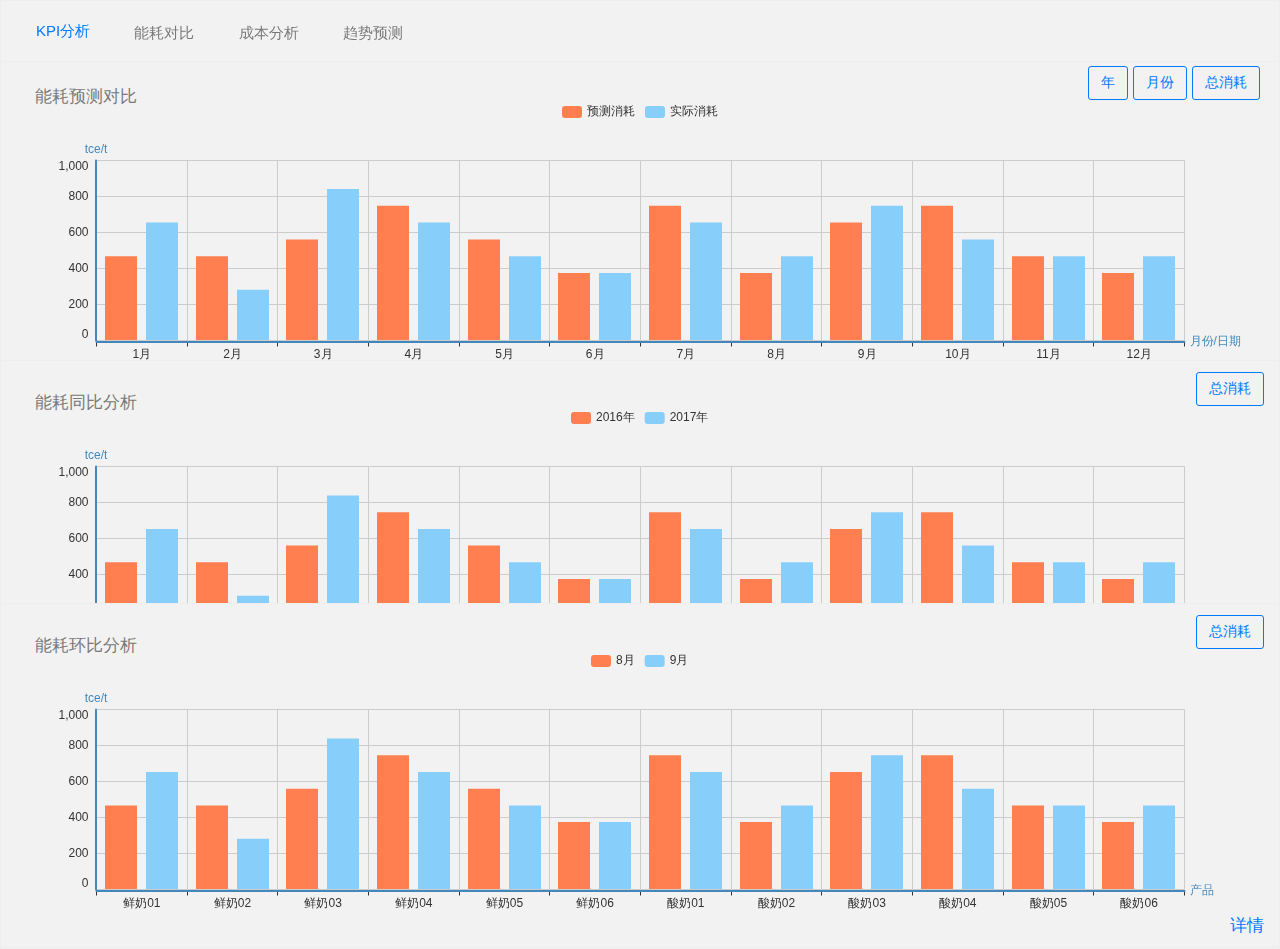
<file: pages/energy_compare.html>
<!doctype html>
<html>

	<head>
		<meta charset="UTF-8">
		<title></title>
		<meta name="viewport" content="width=device-width,initial-scale=1,minimum-scale=1,maximum-scale=1,user-scalable=no" />
		<link href="../css/mui.min.css" rel="stylesheet" />
		<link rel="stylesheet" href="../css/mui.picker.css" />
		<link rel="stylesheet" href="../css/mui.poppicker.css" />
		<link rel="stylesheet" href="../css/energy_compare.css" />
	</head>

	<body>
		<div style="height: 100%;width:100%;">
			<!-- 菜单 -->
			<ul class="mui-table-view mui-grid-view mui-grid-9" style="position: absolute;z-index: 2;">
				<!-- 一级菜单 -->
				<li id="li_nav1" class="mui-table-view-cell mui-media mui-col-xs-12 mui-col-sm-12 grid-cell">
					<div class="mui-scroll-wrapper mui-slider-indicator mui-segmented-control mui-segmented-control-inverted">
						<div class="mui-scroll">
							<a class="mui-control-item mui-active" index="0">
								KPI分析
							</a>
							<a class="mui-control-item" index="1">
								能耗对比
							</a>
							<a class="mui-control-item" index="2">
								成本分析
							</a>
							<a class="mui-control-item" index="3">
								趋势预测
							</a>
						</div>
					</div>
				</li>
				<!-- 二级菜单 -->
				<li id="li_nav2" style="display: none;" class="mui-table-view-cell mui-media mui-col-xs-12 mui-col-sm-12 grid-cell">
					<div class="mui-scroll-wrapper mui-slider-indicator mui-segmented-control mui-segmented-control-inverted">
						<div class="mui-scroll">
							<a class="mui-control-item" index="0" href="analysis_group.html">
								集团
							</a>
							<a class="mui-control-item" index="1">
								华东
							</a>
							<a class="mui-control-item mui-active" index="2" href="energy_analysis.html">
								华中
							</a>
							<a class="mui-control-item" index="3" href="energy_compare.html">
								华北
							</a>
							<a class="mui-control-item" index="4mui-control-item">
								华南
							</a>
						</div>
					</div>
				</li>
				<!-- 三级菜单 -->
				<li id="li_nav3" style="display: none;" class="mui-table-view-cell mui-media mui-col-xs-12 mui-col-sm-12 grid-cell">
					<div class="mui-scroll-wrapper mui-slider-indicator mui-segmented-control mui-segmented-control-inverted">
						<div class="mui-scroll">
							<a class="mui-control-item mui-active">
								马鞍山常温厂
							</a>
							<a class="mui-control-item">
								马鞍山低温厂
							</a>
							<a class="mui-control-item">
								泰安低温厂
							</a>
						</div>
					</div>
				</li>
			</ul>
			
			<ul class="mui-table-view mui-grid-view mui-grid-9" id="ul_one" style="position: absolute;z-index: 1;top:6%;">
				<li class="mui-table-view-cell mui-media mui-col-xs-12 mui-col-sm-12 grid-cell">
					<div>
						<div class="div_title">能耗预测对比</div>
						<div class="div_select">
							<button type="button" class="mui-btn mui-btn-primary mui-btn-outlined button_year">年</button>
							<button type="button" class="mui-btn mui-btn-primary mui-btn-outlined button_month">月份</button>
							<button type="button" class="mui-btn mui-btn-primary mui-btn-outlined button_total_spent">总消耗</button>
						</div>
					</div>
					<div>
						<div id="div_level_1" style="left:20px;width:100%;top:20px;height:300px"></div>
					</div>
					<div style="text-align: right;">
						<a>详情</a>
					</div>
				</li>
			</ul>
			
			<ul class="mui-table-view mui-grid-view mui-grid-9" id="ul_two" style="position: absolute;z-index: 1;top:40%;">
				<li class="mui-table-view-cell mui-media mui-col-xs-12 mui-col-sm-12 grid-cell">
					<div>
						<div class="div_title">能耗同比分析</div>
						<div class="div_select">
							<button type="button" class="mui-btn mui-btn-primary mui-btn-outlined button_total_spent">总消耗</button>
						</div>
					</div>
					<div>
						<div id="div_level_2" style="left:20px;width:100%;top:20px;height:300px"></div>
					</div>
					<div style="text-align: right;">
						<a>详情</a>
					</div>
				</li>
			</ul>
			
			<ul class="mui-table-view mui-grid-view mui-grid-9" id="ul_three" style="position: absolute;z-index: 1;top:67%;">
				<li class="mui-table-view-cell mui-media mui-col-xs-12 mui-col-sm-12 grid-cell">
					<div>
						<div class="div_title">能耗环比分析</div>
						<div class="div_select">
							<button type="button" class="mui-btn mui-btn-primary mui-btn-outlined button_total_spent">总消耗</button>
						</div>
					</div>
					<div>
						<div id="div_level_3" style="left:20px;width:100%;top:20px;height:300px"></div>
					</div>
					<div style="text-align: right;">
						<a>详情</a>
					</div>
				</li>
			</ul>
		</div>
		<script type="text/javascript" src="../js/jquery-1.12.4.js"></script>
		<script src="../js/mui.min.js"></script>
		<script type="text/javascript" src="../js/mui.picker.js"></script>
		<script type="text/javascript" src="../js/mui.poppicker.js"></script>
		<script type="text/javascript" src="../libs/echarts-all.js"></script>
		<script type="text/javascript">
			mui.init()
		</script>
		<script type="text/javascript" src="../js/energy_compare.js"></script>
	</body>

</html>
</file>
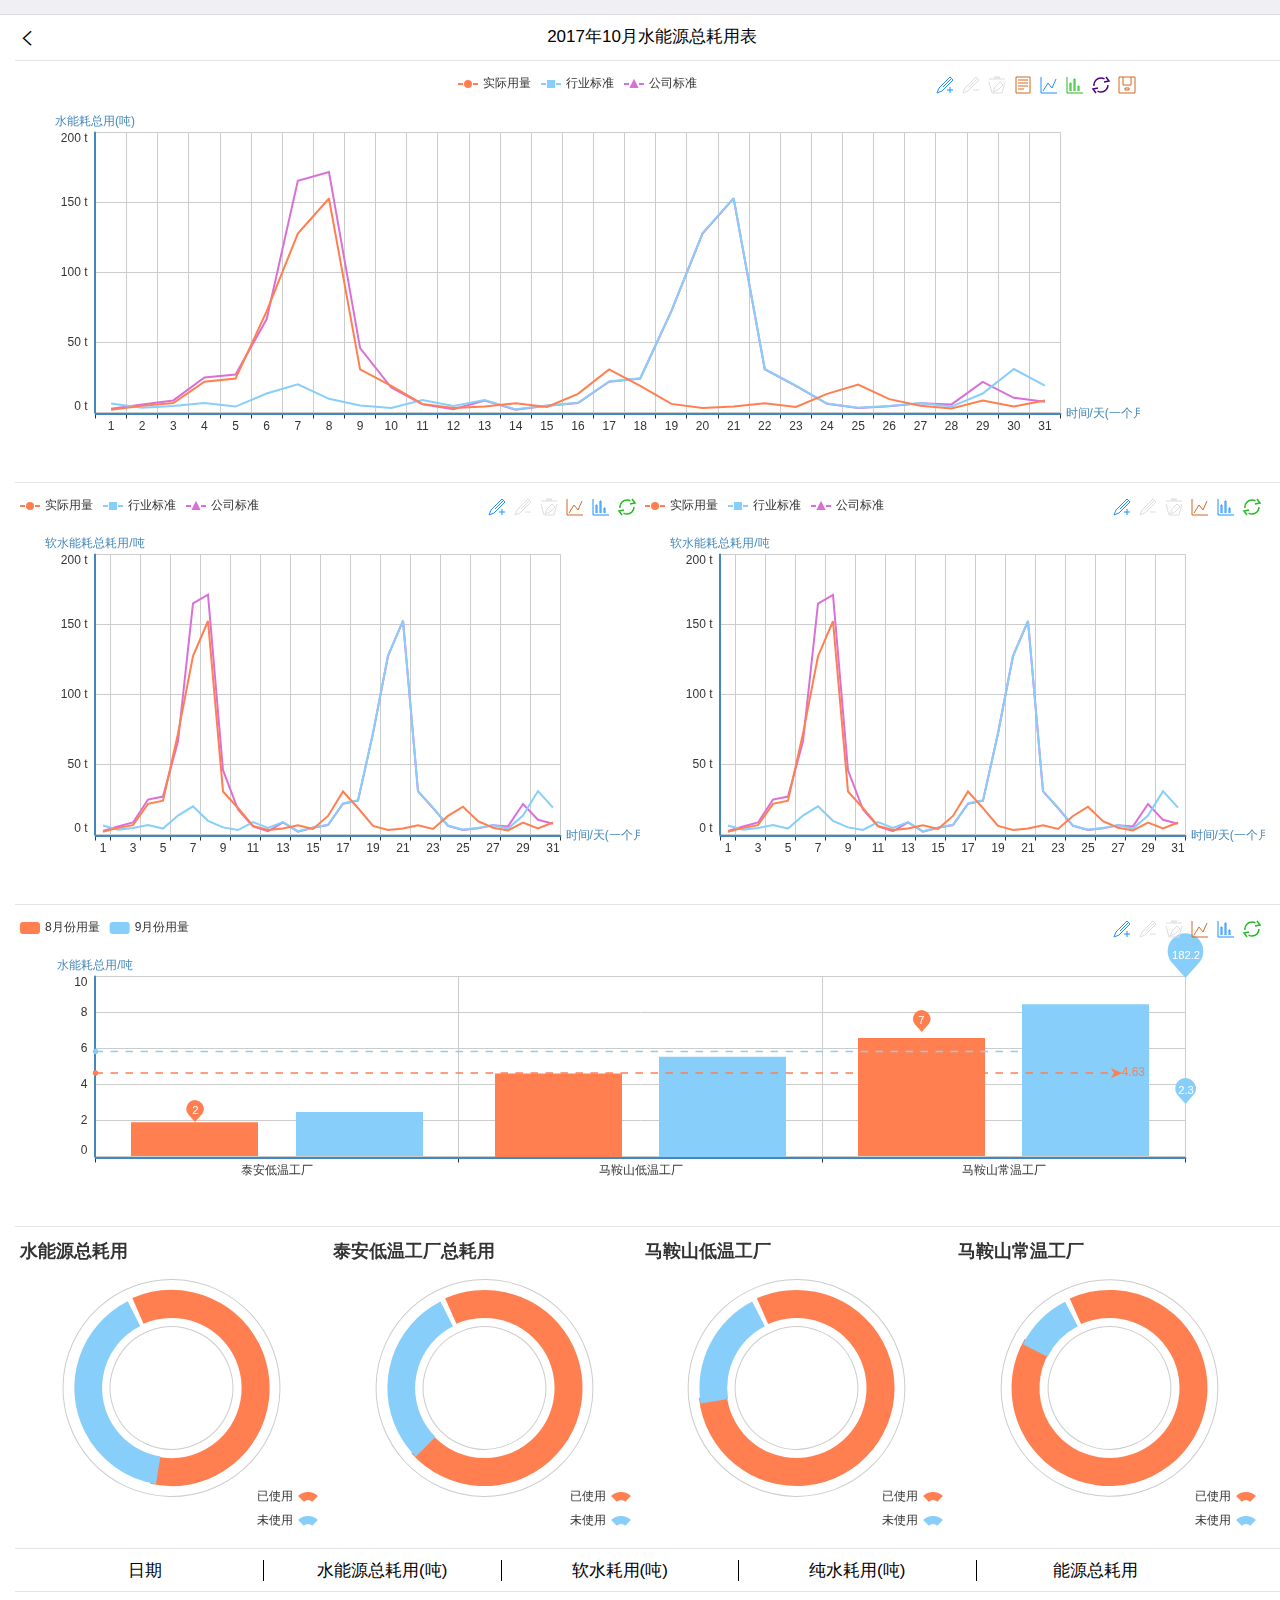
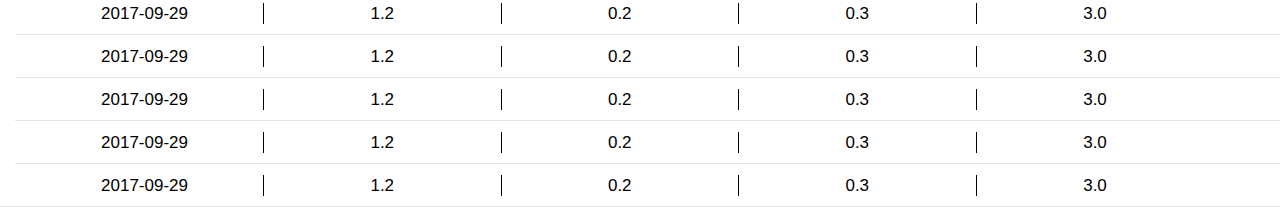
<file: pages/general_report.html>
<!doctype html>
<html>

	<head>
		<meta charset="UTF-8">
		<title>综合报表</title>
		<meta name="viewport" content="width=device-width,initial-scale=1,minimum-scale=1,maximum-scale=1,user-scalable=no" />
		<link href="../css/mui.min.css" rel="stylesheet" />
		<link rel="stylesheet" href="../css/general_report.css" />
	</head>

	<body>
		<div class="mui-content">
			<ul class="mui-table-view">
				<li class="mui-table-view-cell">
					<span class="mui-icon mui-icon-arrowleft" style="float: left;"></span>
					2017年10月水能源总耗用表
				</li>
				<li class="mui-table-view-cell">
					<div id="main1_1" style="left:20px;width:90%;top:20px;height:400px"></div>
				</li>
				<li class="mui-table-view-cell">
					<div id="main2_1" style="float:left;left:20px;width:50%;top:20px;height:400px"></div>
					<div id="main2_2" style="float:right;left:20px;width:50%;top:20px;height:400px"></div>
				</li>
				<li class="mui-table-view-cell">
					<div id="main3_1" style="float:left;left:20px;width:100%;top:20px;height:300px"></div>
				</li>
				<li class="mui-table-view-cell">
					<div id="main4_1" style="float:left;left:20px;width:25%;top:20px;height:300px"></div>
					<div id="main4_2" style="float:left;left:20px;width:25%;top:20px;height:300px"></div>
					<div id="main4_3" style="float:left;left:20px;width:25%;top:20px;height:300px"></div>
					<div id="main4_4" style="float:left;left:20px;width:25%;top:20px;height:300px"></div>
				</li>
				<li class="mui-table-view-cell">
					<table class="table_header">
						<th>
							<td class="td1">日期</td>
							<td class="td2">水能源总耗用(吨)</td>
							<td class="td3">软水耗用(吨)</td>
							<td class="td4">纯水耗用(吨)</td>
							<td class="td5">能源总耗用</td>
						</th>
					</table>
				</li>
				<li class="mui-table-view-cell">
					<table>
						<tr>
							<td class="td1">2017-09-29</td>
							<td class="td2">1.2</td>
							<td class="td3">0.2</td>
							<td class="td4">0.3</td>
							<td class="td5">3.0</td>
						</tr>
					</table>
				</li>
				<li class="mui-table-view-cell">
					<table>
						<tr>
							<td class="td1">2017-09-29</td>
							<td class="td2">1.2</td>
							<td class="td3">0.2</td>
							<td class="td4">0.3</td>
							<td class="td5">3.0</td>
						</tr>
					</table>
				</li>
				<li class="mui-table-view-cell">
					<table>
						<tr>
							<td class="td1">2017-09-29</td>
							<td class="td2">1.2</td>
							<td class="td3">0.2</td>
							<td class="td4">0.3</td>
							<td class="td5">3.0</td>
						</tr>
					</table>
				</li>
				<li class="mui-table-view-cell">
					<table>
						<tr>
							<td class="td1">2017-09-29</td>
							<td class="td2">1.2</td>
							<td class="td3">0.2</td>
							<td class="td4">0.3</td>
							<td class="td5">3.0</td>
						</tr>
					</table>
				</li>
				<li class="mui-table-view-cell">
					<table>
						<tr>
							<td class="td1">2017-09-29</td>
							<td class="td2">1.2</td>
							<td class="td3">0.2</td>
							<td class="td4">0.3</td>
							<td class="td5">3.0</td>
						</tr>
					</table>
				</li>
			</ul>
		</div>

		<script src="../js/mui.min.js"></script>
		<script type="text/javascript" src="../libs/echarts-all.js"></script>
		<script type="text/javascript" src="../js/general_report.js"></script>
		<script type="text/javascript">
			mui.init()
		</script>
	</body>

</html>
</file>
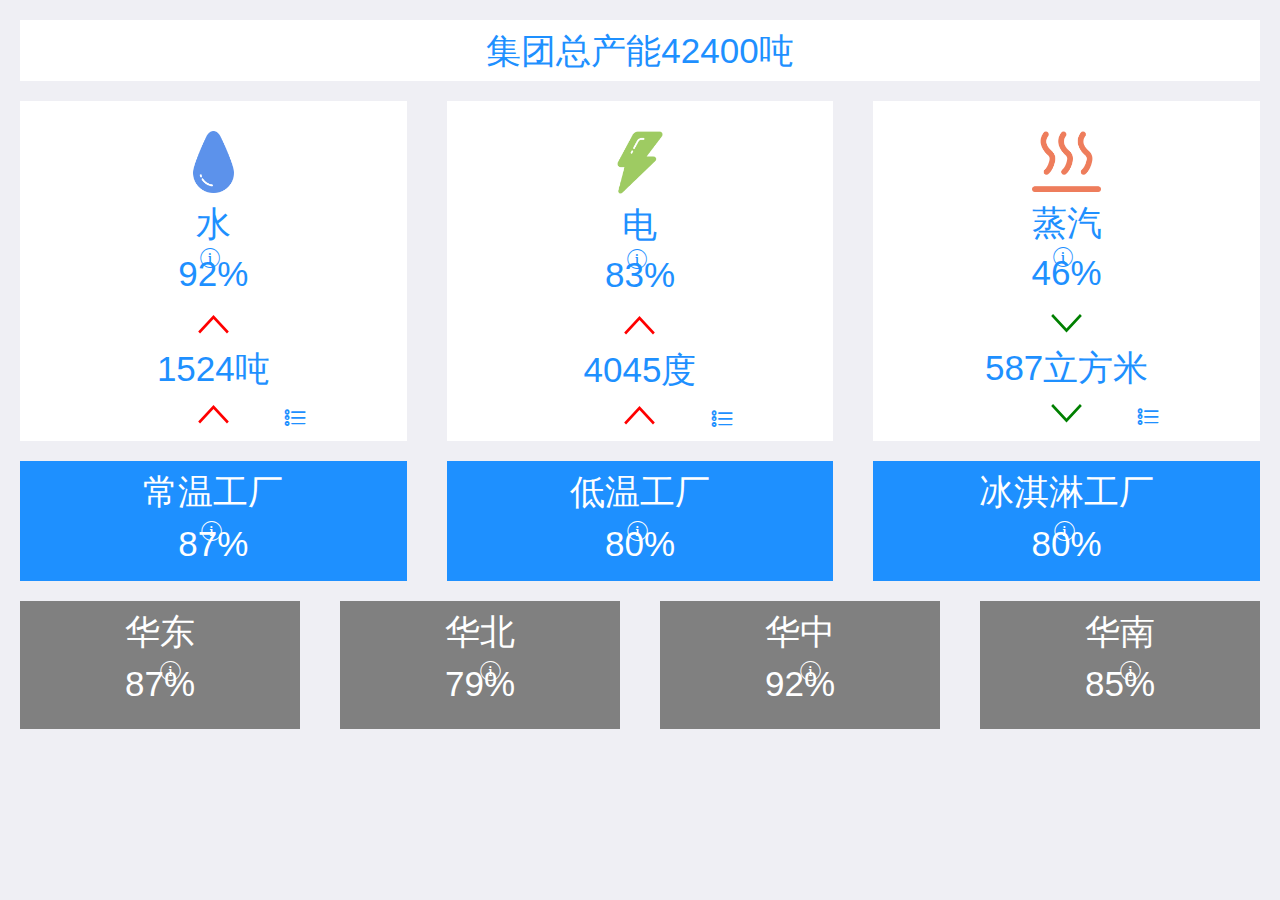
<file: pages/home.html>
<!doctype html>
<html>

	<head>
		<meta charset="UTF-8">
		<title>首页</title>
		<meta name="viewport" content="width=device-width,initial-scale=1,minimum-scale=1,maximum-scale=1,user-scalable=no" />
		<link href="../css/mui.min.css" rel="stylesheet" />
		<link rel="stylesheet" href="../css/home.css" />
	</head>

	<body>
		<div class="mui-content">
			<div class="mui-row div_menu_o">
				<div class="mui-col-sm-12" style="padding: 20px 20px 0 20px;">
					<li class="mui-table-view-cell" style="background-color: white;  padding: 20px;">
						<span style="display: block; padding: 0px;">集团总产能42400吨</span>
					</li>
				</div>
			</div>
		</div>
		<!--
            	作者：xiecheng900424@qq.com
            	时间：2017-09-28
            	描述：第1级
            -->
		<div class="mui-content" id="div_level_one">
			<div class="mui-row div_menu_o">
				<div class="mui-col-sm-4" style="padding: 20px;">
					<li class="mui-table-view-cell" style="background-color: white; ">
						<div>
							<img src="../images/water.png" style="width: 12%;" />
						</div>
						<div>
							水
						</div>
						<div style="margin: 0 auto;">
							<span class="mui-icon mui-icon-info"></span>
							<span class="span_percent">92%</span>
						</div>
						<div style="margin: 0 auto;padding: 0;">
							<span class="mui-icon mui-icon-arrowup" style="font-size: 1.4em;color:red"></span>
						</div>
						<div>
							1524吨
						</div>
						<div style="padding: 0;">
							<span class="mui-icon mui-icon-arrowup" style="font-size: 1.4em;color:red"></span>
							<span class="mui-icon mui-icon-list"></span>
						</div>
					</li>
				</div>

				<!-- 电 -->
				<div class="mui-col-sm-4" style="padding: 20px;">
					<li class="mui-table-view-cell" style="background-color: white; ">
						<div>
							<img src="../images/elec.png" style="width: 13%;" />
						</div>
						<div>
							电
						</div>
						<div style="margin: 0 auto;">
							<span class="mui-icon mui-icon-info"></span>
							<span class="span_percent">83%</span>
						</div>
						<div style="margin: 0 auto;padding: 0;">
							<span class="mui-icon mui-icon-arrowup" style="font-size: 1.4em;color:red"></span>
						</div>
						<div>
							4045度
						</div>
						<div style="padding: 0;">
							<span class="mui-icon mui-icon-arrowup" style="font-size: 1.4em;color:red"></span>
							<span class="mui-icon mui-icon-list"></span>
						</div>
					</li>
				</div>

				<!-- 蒸汽 -->
				<div class="mui-col-sm-4" style="padding: 20px;">
					<li class="mui-table-view-cell" style="background-color: white; ">
						<div>
							<img src="../images/steam.png" style="width: 20%;" />
						</div>
						<div>
							蒸汽
						</div>
						<div style="margin: 0 auto;">
							<span class="mui-icon mui-icon-info"></span>
							<span class="span_percent">46%</span>
						</div>
						<div style="margin: 0 auto;padding: 0;">
							<span class="mui-icon mui-icon-arrowdown" style="font-size: 1.4em;color:green"></span>
						</div>
						<div>
							587立方米
						</div>
						<div style="padding: 0;">
							<span class="mui-icon mui-icon-arrowdown" style="font-size: 1.4em;color:green"></span>
							<span class="mui-icon mui-icon-list"></span>
						</div>
					</li>
				</div>
			</div>
		</div>

		<!--
            	作者：xiecheng900424@qq.com
            	时间：2017-09-28
            	描述：第2级
            -->
		<div class="mui-content" id="div_level_two">
			<div class="mui-row div_menu_th">
				<div class="mui-col-sm-4">
					<li class="mui-table-view-cell">
						<span style="display: block; padding: 0px;">常温工厂</span>
						<br />
						<span class="mui-icon mui-icon-info" ></span>
						<span class="span_percent">87%</span>
					</li>
				</div>
				<div class="mui-col-sm-4">
					<li class="mui-table-view-cell">
						<span style="display: block; padding: 0px;">低温工厂</span>
						<br />
						<span class="mui-icon mui-icon-info" ></span>
						<span class="span_percent">80%</span>
					</li>
				</div>
				<div class="mui-col-sm-4">
					<li class="mui-table-view-cell">
						<span style="display: block; padding: 0px;">冰淇淋工厂</span>
						<br />
						<span class="mui-icon mui-icon-info" ></span>
						<span class="span_percent">80%</span>
					</li>
				</div>
			</div>
		</div>
		<!--
            	作者：xiecheng900424@qq.com
            	时间：2017-09-28
            	描述：第3级
            -->
		<div class="mui-content"  id="div_level_three">
			<div class="mui-row div_menu_th">
				<div class="mui-col-sm-3" style="padding:20px;">
					<li class="mui-table-view-cell" style="background-color: grey;  padding: 20px;">
						<span style="display: block; padding: 0px;">华东</span>
						<br />
						<span class="mui-icon mui-icon-info" ></span>
						<span class="span_percent">87%</span>
					</li>
				</div>
				<div class="mui-col-sm-3" style="padding:20px;">
					<li class="mui-table-view-cell" style="background-color: grey;  padding: 20px;">
						<span style="display: block; padding: 0px;">华北</span>
						<br />
						<span class="mui-icon mui-icon-info" ></span>
						<span class="span_percent">79%</span>
					</li>
				</div>
				<div class="mui-col-sm-3" style="padding:20px;">
					<li class="mui-table-view-cell" style="background-color: grey;  padding: 20px;">
						<span style="display: block; padding: 0px;">华中</span>
						<br />
						<span class="mui-icon mui-icon-info" ></span>
						<span class="span_percent">92%</span>
					</li>
				</div>
				<div class="mui-col-sm-3" style="padding:20px;">
					<li class="mui-table-view-cell" style="background-color: grey;  padding: 20px;">
						<span style="display: block; padding: 0px;">华南</span>
						<br />
						<span class="mui-icon mui-icon-info" ></span>
						<span class="span_percent">85%</span>
					</li>
				</div>
			</div>
		</div>
		</div>
		<!--
            	作者：xiecheng900424@qq.com
            	时间：2017-09-28
            	描述：图表
            -->
		<div class="mui-content">
			<div class="mui-row">
				<div class="mui-col-sm-12" style="padding-right: 20px;">
					<div id="main" style="left:20px;width:100%;top:20px;height:400px;display: none;"></div>
				</div>

			</div>
		</div>

		<script type="text/javascript" src="../js/jquery-1.12.4.js"></script>
		<script src="../js/mui.min.js"></script>
		<script type="text/javascript" src="../libs/echarts-all.js"></script>
		<script type="text/javascript" src="../js/home.js"></script>
		<script type="text/javascript">
			mui.init()
		</script>
	</body>

</html>
</file>
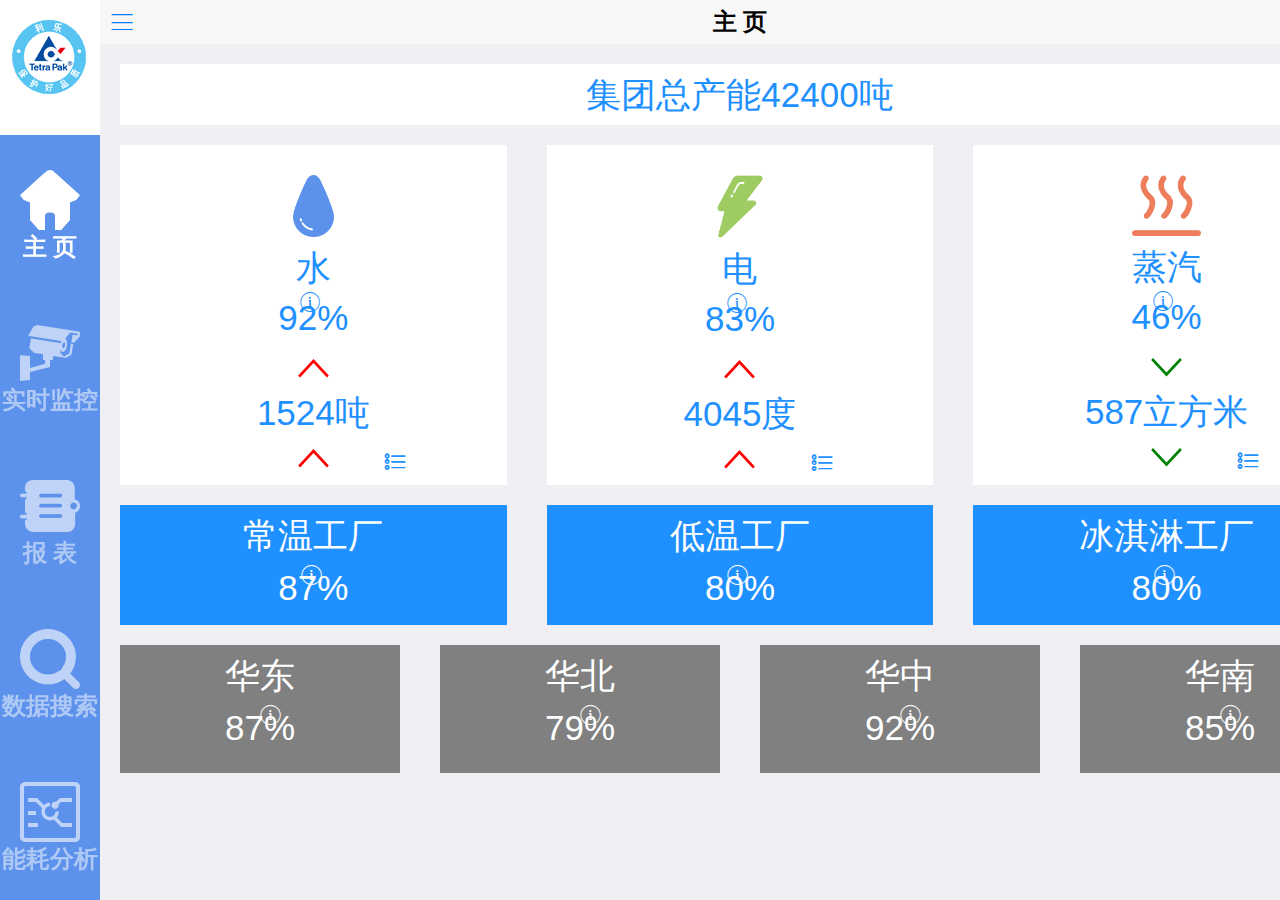
<file: pages/menu.html>
<!DOCTYPE html>
<html>

	<head>
		<meta charset="UTF-8">
		<title></title>

		<link rel="stylesheet" href="../css/mui.min.css">
		<link rel="stylesheet" href="../css/mui.picker.css" />
		<link rel="stylesheet" href="../css/mui.poppicker.css" />
		<!--<link href="https://maxcdn.bootstrapcdn.com/bootstrap/3.3.7/css/bootstrap.min.css" rel="stylesheet">-->
		<style type="text/css">
			html,
			body {
				background-color: #efeff4;
			}
			
			p {
				text-indent: 22px;
			}
			
			.mui-ios header {
				padding-top: 8px !important;
			}
			
			span.mui-icon {
				font-size: 14px;
				color: #007aff;
				margin-left: -15px;
				padding-right: 10px;
			}
			
			.mui-off-canvas-left {
				color: #fff;
			}
			
			.title {
				margin: 35px 15px 10px;
			}
			
			.title+.content {
				margin: 10px 15px 35px;
				color: #bbb;
				text-indent: 1em;
				font-size: 14px;
				line-height: 24px;
			}
			
			input {
				color: #000;
			}
			
			.mui-backdrop {
				position: relative;
				top: 0;
				right: 0;
				bottom: 0;
				left: 0;
				z-index: -1;
				background-color: rgba(0, 0, 0, 0);
			}
			
			.menuitem {
				flex-direction: column;
				text-align: center;
				height: 17%;
			}
			
			.menuitem-img {
				padding: 10px;
				padding-top: 35px;
				padding-bottom: 1px;
			}
			
			.menuitem-font {
				opacity: 0.5;
			}
			/*此样式决定iframe中的子页面是否可以滚动*/
			
			.mui-scroll-wrapper {
				-webkit-overflow-scrolling: touch;
				overflow-y: scroll;
				/* 提示: 请在此处加上需要设置的大小(dimensions)或位置(positioning)信息! */
			}
		</style>
	</head>

	<body>
		<div class="mui-off-canvas-wrap mui-draggable">
			<!-- 菜单容器 -->
			<aside id="offCanvasSide" class="mui-off-canvas-left" style="width:100px">
				<!--style="background-color: deepskyblue;"-->
				<div class="mui-scroll-wrapper" style="background: url('../img/jx9.png') ">
					<div class="mui-scroll" style="flex-direction:column;height: 100%;">
						<div id="mainMenu" style="height: 100%;">
							<div id="logo" style="flex-direction:column ;background-color:white ;height: 15%;">
								<!--border:3px,3px,3px,3px solid deepskyblue;-->
								<img src="../img/logo2.png" style="padding:12px;padding-top:20px;" />

							</div>
							<div id="home" class="menuitem">
								<!--style="background-color:#4A82D1"-->
								<img id='imghome' class="menuitem-img" src="../img/Home1.png" />
								<font id='fonthome' class='menuitem-font' color="white" size="5" style='opacity: 1;'><strong>主 页</strong></font>
							</div>
							<div id="monitoring" class="menuitem">
								<img id='imgmonitoring' class="menuitem-img" src="../img/jk2.png" />
								<font id='fontmonitoring' class='menuitem-font' color="white" size="5"><strong>实时监控</strong></font>
							</div>
							<div id="report" class="menuitem">
								<img id='imgreport' class="menuitem-img" src="../img/bb2.png" />
								<font id='fontreport' class='menuitem-font' color="white" size="5"><strong>报 表</strong></font>
							</div>
							<div id="datasearch" class="menuitem">
								<img id='imgdatasearch' class="menuitem-img" src="../img/ss2.png" />
								<font id='fontdatasearch' class='menuitem-font' color="white" size="5"><strong>数据搜索</strong></font>
							</div>
							<div id="kpi" class="menuitem">
								<img id='imgkpi' class="menuitem-img" src="../img/kpi2.png" />
								<font id='fontkpi' class='menuitem-font' color="white" size="5"><strong>能耗分析</strong></font>
							</div>

						</div>
					</div>
				</div>
			</aside>

			<!-- 主页面容器 -->
			<div class="mui-inner-wrap">
				<!-- 主页面标题 -->
				<header class="mui-bar mui-bar-nav">
					<a href="#offCanvasSide" class="mui-icon mui-action-menu mui-icon-bars mui-pull-left"></a>
					<!--<a class="mui-action-back mui-btn mui-btn-link mui-pull-right">关闭</a>-->
					<h1 class="mui-title"><font id="itemTitle" size="5"><strong>主&nbsp;页</strong></font></h1>
				</header>
				<div class="mui-content mui-scroll-wrapper">
					<div class="mui-scroll" style="width:100%;height: 100%;">
						<!-- 主界面具体展示内容 -->

						<iframe id="myframe" frameborder=0 marginheight=0 marginwidth=0 src="home.html" style="width:100%;height: 100%;"></iframe>

					</div>
				</div>
			</div>
		</div>
		<script src="../js/mui.js"></script>
		<script type="text/javascript" src="../js/mui.picker.js"></script>
		<script type="text/javascript" src="../js/mui.poppicker.js"></script>
		<script src="../js/update.js" type="text/javascript" charset="utf-8"></script>
		<!-- jQuery (Bootstrap 的 JavaScript 插件需要引入 jQuery) -->
		<script src="../js/jquery.js"></script>
		<script type="text/javascript" src="../js/menu.js"></script>
		<!-- 包括所有已编译的插件 -->
		<!--<script src="js/bootstrap.min.js"></script>-->
		<script type="text/javascript">
//			function setIframeHeight(iframe) {
//				if(iframe) {
//					var iframeWin = iframe.contentWindow || iframe.contentDocument.parentWindow;
//					if(iframeWin.document.body) {
//						iframe.height = iframeWin.document.documentElement.scrollHeight || iframeWin.document.body.scrollHeight;
//					}
//				}
//			};

			function changeFram(url, title) {
				var $window = $("#myframe");
				$window.attr("src", url);
				//更改IFram
				document.getElementById('itemTitle').innerHTML = '<strong>' + title + '</strong>';
				mui('.mui-off-canvas-wrap').offCanvas().close();
				//setIframeHeight(document.getElementById('myframe'));

			}

			//			window.onload = function(){
			//			mui('.mui-scroll-wrapper').scroll({
			//			deceleration: 0.0005 //flick 减速系数，系数越大，滚动速度越慢，滚动距离越小，默认值0.0006
			//			});
			//			}

			//选中项颜色变化
			function changeMenuFocus(id) {

				//触控后按钮背景颜色变化
				var home = document.getElementById('home');
				var kpi = document.getElementById('kpi');
				var monitoring = document.getElementById('monitoring');
				var datasearch = document.getElementById('datasearch');
				var report = document.getElementById('report');

				//				home.style.backgroundColor = "deepskyblue";
				//				kpi.style.backgroundColor = "deepskyblue";
				//				monitoring.style.backgroundColor = "deepskyblue";
				//				datasarch.style.backgroundColor = "deepskyblue";
				//				report.style.backgroundColor = "deepskyblue";

				//触控后选中菜单项图标变亮
				var imghome = document.getElementById('imghome');
				var imgkpi = document.getElementById('imgkpi');
				var imgmonitoring = document.getElementById('imgmonitoring');
				var imgdatasearch = document.getElementById('imgdatasearch');
				var imgreport = document.getElementById('imgreport');

				var fonthome = document.getElementById('fonthome');
				var fontkpi = document.getElementById('fontkpi');
				var fontmonitoring = document.getElementById('fontmonitoring');
				var fontdatasearch = document.getElementById('fontdatasearch');
				var fontreport = document.getElementById('fontreport');

				imghome.src = '../img/Home2.png';
				imgkpi.src = '../img/kpi2.png';
				imgmonitoring.src = '../img/jk2.png';
				imgdatasearch.src = '../img/ss2.png';
				imgreport.src = '../img/bb2.png';

				fonthome.style.opacity = 0.5;
				fontkpi.style.opacity = 0.5;
				fontmonitoring.style.opacity = 0.5;
				fontdatasearch.style.opacity = 0.5;
				fontreport.style.opacity = 0.5;

				if(id == "home") {
					//home.style.backgroundColor = "#4A82D1";
					imghome.src = '../img/Home1.png';
					fonthome.style.opacity = 1;

				}
				if(id == "kpi") {
					//kpi.style.backgroundColor = "#4A82D1";
					imgkpi.src = '../img/kpi1.png';
					fontkpi.style.opacity = 1;
				}
				if(id == "monitoring") {
					//monitoring.style.backgroundColor = "#4A82D1";
					imgmonitoring.src = '../img/jk1.png';
					fontmonitoring.style.opacity = 1;
				}
				if(id == "datasearch") {
					//datasarch.style.backgroundColor = "#4A82D1";
					imgdatasearch.src = '../img/ss1.png';
					fontdatasearch.style.opacity = 1;
				}
				if(id == "report") {
					//report.style.backgroundColor = "#4A82D1";
					imgreport.src = '../img/bb1.png';
					fontreport.style.opacity = 1;
				}
			} 

			mui.init();

			mui.plusReady(function() {
				var wv = plus.webview.currentWebview();
				// 关闭侧滑返回功能
				wv.setStyle({
					'popGesture': 'none'
				});
			});

			//默认开启菜单栏
			mui('.mui-off-canvas-wrap').offCanvas().show();

			mui("#mainMenu").on('tap', '#home', function() {
				changeFram("home.html", '主  页');
				changeMenuFocus("home");

			});
			mui("#mainMenu").on('tap', '#monitoring', function() {
				changeFram("monitoring.html", '监  测');
				changeMenuFocus("monitoring");
			});
			mui("#mainMenu").on('tap', '#kpi', function() {
				changeFram("energy_analysis.html", '能耗分析');
				changeMenuFocus("kpi");
			});
			mui("#mainMenu").on('tap', '#datasearch', function() {
				changeFram("datasearch.html", '数据检索');
				changeMenuFocus("datasearch");

			});
			mui("#mainMenu").on('tap', '#report', function() {
				changeFram("report.html", '报  表');
				changeMenuFocus("report");

			});

			//		(function($){
			//		    $(".mui-scroll-wrapper").scroll({
			//		        //bounce: false,//滚动条是否有弹力默认是true
			//		        //indicators: false, //是否显示滚动条,默认是true
			//		    }); 
			//		})(mui);

			//			mui('#offCanvasSideScroll').scroll();
			//			mui('#offCanvasContentScroll').scroll();
		</script>
	</body>

</html>
</file>
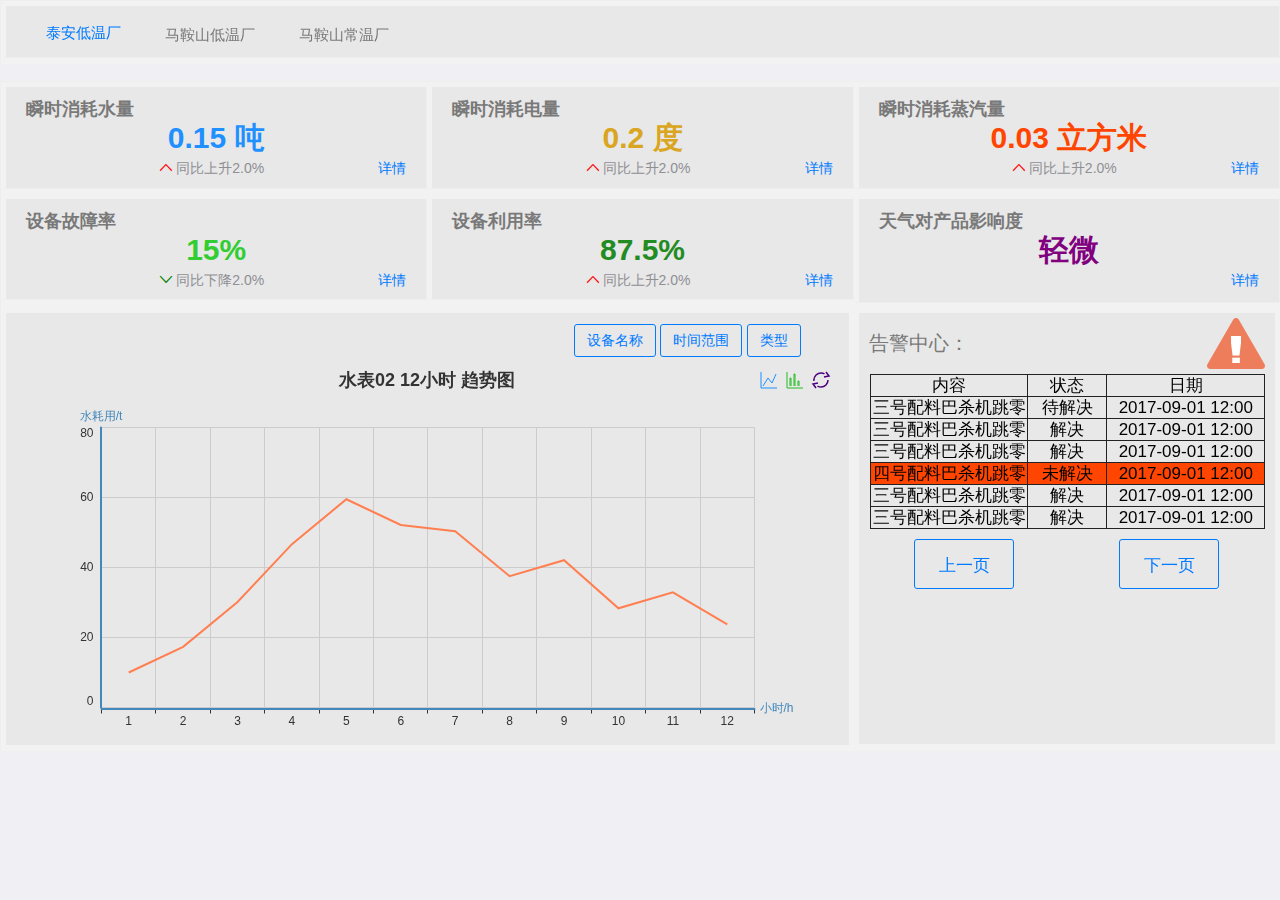
<file: pages/monitoring.html>
<!doctype html>
<html>

	<head>
		<meta charset="UTF-8">
		<title>实时数据</title>
		<meta name="viewport" content="width=device-width,initial-scale=1,minimum-scale=1,maximum-scale=1,user-scalable=no" />
		<meta name="apple-mobile-web-app-capable" content="yes">
		<meta name="apple-mobile-web-app-status-bar-style" content="black">
		<link href="../css/mui.min.css" rel="stylesheet" />
		<link rel="stylesheet" href="../css/mui.picker.css" />
		<link rel="stylesheet" href="../css/mui.poppicker.css" />
		<link rel="stylesheet" href="../css/app.css" />
	</head>

	<body>
		<div style="height: 100%;width:100%;">
			<!-- 菜单 -->
			<ul class="mui-table-view mui-grid-view mui-grid-9" style="position: absolute;z-index: 2;">
				<!-- 一级菜单 -->
				<li id="li_nav1" class="mui-table-view-cell mui-media mui-col-xs-12 mui-col-sm-12 grid-cell">
					<div class="mui-scroll-wrapper mui-slider-indicator mui-segmented-control mui-segmented-control-inverted">
						<div class="mui-scroll">
							<a class="mui-control-item mui-active" index="0">
								泰安低温厂
							</a>
							<a class="mui-control-item" index="1">
								马鞍山低温厂
							</a>
							<a class="mui-control-item" index="2">
								马鞍山常温厂
							</a>
						</div>
					</div>
				</li>
				<!-- 二级菜单 -->
				<li id="li_nav2" style="display: none;" class="mui-table-view-cell mui-media mui-col-xs-12 mui-col-sm-12 grid-cell">
					<div class="mui-scroll-wrapper mui-slider-indicator mui-segmented-control mui-segmented-control-inverted">
						<div class="mui-scroll">
							<a class="mui-control-item mui-active" index="0">
								收奶
							</a>
							<a class="mui-control-item" index="1">
								配料
							</a>
							<a class="mui-control-item" index="2">
								混料
							</a>
							<a class="mui-control-item" index="3">
								发酵
							</a>
							<a class="mui-control-item" index="4mui-control-item">
								能源系统
							</a>
						</div>
					</div>
				</li>
				<!-- 三级菜单 -->
				<li id="li_nav3" style="display: none;" class="mui-table-view-cell mui-media mui-col-xs-12 mui-col-sm-12 grid-cell">
					<div class="mui-scroll-wrapper mui-slider-indicator mui-segmented-control mui-segmented-control-inverted">
						<div class="mui-scroll">
							<a class="mui-control-item mui-active">
								巴杀机
							</a>
							<a class="mui-control-item">
								混料线
							</a>
						</div>
					</div>
				</li>
			</ul>
			<!-- 实时数据 -->
			<ul class="mui-table-view mui-grid-view mui-grid-9" style="position: absolute;z-index: 1;top: 9%;">
				<li class="mui-table-view-cell mui-media mui-col-xs-4 mui-col-sm-4 grid-cell">
					<div class="mui-collapse-content">
						<h4 class="grid-title">瞬时消耗水量</h4>
						<h2 style="color: dodgerblue;">0.15  吨</h2>
						<div>
							<h5 class="grid-cell-h5">
								<span class="mui-icon mui-icon-arrowup icon_red"></span>同比上升2.0%
								<span class="grid-cell-detail"><a href="#popover_water">详情</a></span>
							</h5>
						</div>
					</div>
				</li>
				<li class="mui-table-view-cell mui-media mui-col-xs-4 mui-col-sm-4 grid-cell" >
					<div class="mui-collapse-content">
						<h4 class="grid-title">瞬时消耗电量</h4>
						<h2 style="color: goldenrod;">0.2  度</h2>
						<div>
							<h5 class="grid-cell-h5">
								<span class="mui-icon mui-icon-arrowup icon_red"></span>同比上升2.0%
								<span class="grid-cell-detail"><a href="#popover_elec">详情</a></span>
							</h5>
						</div>
					</div>
				</li>
				<li class="mui-table-view-cell mui-media mui-col-xs-4 mui-col-sm-4 grid-cell" >
					<div class="mui-collapse-content">
						<h4 class="grid-title">瞬时消耗蒸汽量</h4>
						<h2 style="color: orangered;">0.03  立方米</h2>
						<div>
							<h5 class="grid-cell-h5">
								<span class="mui-icon mui-icon-arrowup icon_red"></span>同比上升2.0%
								<span class="grid-cell-detail"><a href="#popover_steam">详情</a></span>
							</h5>
						</div>
					</div>
				</li>
				<li class="mui-table-view-cell mui-media mui-col-xs-6 mui-col-sm-4 grid-cell" >
					<div class="mui-collapse-content">
						<h4 class="grid-title">设备故障率</h4>
						<h2 style="color:limegreen;">15%</h2>
						<div>
							<h5 class="grid-cell-h5">
								<span class="mui-icon mui-icon-arrowdown icon_green"></span>同比下降2.0%
								<span class="grid-cell-detail"><a>详情</a></span>
							</h5>
						</div>
					</div>
				</li>
				<li class="mui-table-view-cell mui-media mui-col-xs-6 mui-col-sm-4 grid-cell" >
					<div class="mui-collapse-content">
						<h4 class="grid-title">设备利用率</h4>
						<h2 style="color: forestgreen;">87.5%</h2>
						<div>
							<h5 class="grid-cell-h5">
								<span class="mui-icon mui-icon-arrowup icon_red"></span>同比上升2.0%
								<span class="grid-cell-detail"><a href="#popover_avail">详情</a></span>
							</h5>
						</div>
					</div>
				</li>
				<li class="mui-table-view-cell mui-media mui-col-xs-6 mui-col-sm-4 grid-cell" >
					<div class="mui-collapse-content">
						<h4 class="grid-title">天气对产品影响度</h4>
						<h2 style="color: purple;">轻微</h2>
						<div>
							<h5 class="grid-cell-h5">
								<span class="grid-cell-detail" style="padding-bottom: 10px;">
									<a href="#popover_avail">详情</a>
								</span>
							</h5>
						</div>
					</div>
				</li>
				<li class="mui-table-view-cell mui-media mui-col-xs-6 mui-col-sm-8" style="height: 70%;background-color: #E8E8E8;border:5px solid #f2f2f2">
					<div style="margin-bottom: 10px;">
						<span style="float: right;position:relative;right:4%;margin-bottom:10px;">
							<button type="button" id="button_device"  class="mui-btn mui-btn-primary mui-btn-outlined"> 设备名称</button>
							<button type="button" id="button_time"  class="mui-btn mui-btn-primary mui-btn-outlined" >时间范围</button>
							<button type="button" id="button_type" class="mui-btn mui-btn-primary mui-btn-outlined" >类型</button>
						</span>
					</div>
					<div id="main" style="left:20px;width:100%;top:20px;height:400px"></div>
				</li>
				<li class="mui-table-view-cell mui-media mui-col-xs-6 mui-col-sm-4" style="height: 70%;background-color: #E8E8E8;border:5px solid #f2f2f2">
					<div style=" height: 409px;">
						<div class="mui-scroll-wrapper">
							<div class="grid-cell-warn-title" style="text-align: left;padding:0px	 10px;font-size: 20px;">
								
								<label>告警中心：</label>
								<div style="float: right;margin-top: -15px;">
									<img id="img_warn" src="../images/warn.png">
								</div>
							</div>
							<div class="mui-scroll">
								<table class="grid-cell-warn-table">
									<tr>
										<td style="width: 40%;">内容</td>
										<td style="width: 20%;">状态</td>
										<td style="width: 40%;">日期</td>
									</tr>
									<tr>
										<td>三号配料巴杀机跳零</td>
										<td>待解决</td>
										<td>2017-09-01 12:00</td>
									</tr>
									<tr>
										<td>三号配料巴杀机跳零</td>
										<td>解决</td>
										<td>2017-09-01 12:00</td>
									</tr>
									<tr>
										<td>三号配料巴杀机跳零</td>
										<td>解决</td>
										<td>2017-09-01 12:00</td>
									</tr>
									<tr class="tr_warn">
										<td>四号配料巴杀机跳零</td>
										<td>未解决</td>
										<td>2017-09-01 12:00</td>
									</tr>
									<tr>
										<td>三号配料巴杀机跳零</td>
										<td>解决</td>
										<td>2017-09-01 12:00</td>
									</tr>
									<tr>
										<td>三号配料巴杀机跳零</td>
										<td>解决</td>
										<td>2017-09-01 12:00</td>
									</tr>

								</table>
								<div class="mui-content-padded">

									<ul class="mui-pager">
										<li class="mui-previous">
											<button type="button" class="mui-btn mui-btn-primary mui-btn-outlined grid-pager" style="  left: -50px;">
												上一页
											</button>
										</li>
										<li class="mui-next">
											<button type="button" class="mui-btn mui-btn-primary mui-btn-outlined grid-pager" style="  right: -50px;">
												下一页
											</button>
										</li>
									</ul>
								</div>
							</div>

						</div>

					</div>
				</li>
			</ul>

		</div>

		<!-- 瞬时消耗水量 -->
		<div id="popover_water" class="mui-popover">
			<div class="mui-popover-arrow"></div>
			<div class="mui-scroll-wrapper">
				<div class="mui-scroll">
					<ul class="mui-table-view">
						<li class="mui-table-view-cell header">
							<table>
								<tr>
									<td class="popover_tool">计量表</td>
									<td class="popover_data">数据</td>
									<td class="popover_time">日期</td>
								</tr>
							</table>
						</li>
						<li class="mui-table-view-cell body">
							<table>
								<tr>
									<td class="popover_tool">电磁水表01</td>
									<td class="popover_data">0.03吨</td>
									<td class="popover_time">2017-09-28 02:50</td>
								</tr>
							</table>
						</li>
						<li class="mui-table-view-cell body">
							<table>
								<tr>
									<td class="popover_tool">电磁水表02</td>
									<td class="popover_data">0.03吨</td>
									<td class="popover_time">2017-09-28 02:50</td>
								</tr>
							</table>
						</li>
					</ul>
				</div>
			</div>
		</div>

		<!-- 瞬时消耗电量 -->
		<div id="popover_elec" class="mui-popover">
			<div class="mui-popover-arrow"></div>
			<div class="mui-scroll-wrapper">
				<div class="mui-scroll">
					<ul class="mui-table-view">
						<li class="mui-table-view-cell header">
							<table>
								<tr>
									<td class="popover_tool">计量表</td>
									<td class="popover_data">数据</td>
									<td class="popover_time">日期</td>
								</tr>
							</table>
						</li>
						<li class="mui-table-view-cell body">
							<table>
								<tr>
									<td class="popover_tool">电表01</td>
									<td class="popover_data">2.9度</td>
									<td class="popover_time">2017-09-28 02:50</td>
								</tr>
							</table>
						</li>
						<li class="mui-table-view-cell body">
							<table>
								<tr>
									<td class="popover_tool">电表02</td>
									<td class="popover_data">2.1度</td>
									<td class="popover_time">2017-09-28 02:50</td>
								</tr>
							</table>
						</li>
					</ul>
				</div>
			</div>
		</div>

		<!-- 瞬时消耗蒸汽量 -->
		<div id="popover_steam" class="mui-popover">
			<div class="mui-popover-arrow"></div>
			<div class="mui-scroll-wrapper">
				<div class="mui-scroll">
					<ul class="mui-table-view">
						<li class="mui-table-view-cell header">
							<table>
								<tr>
									<td class="popover_tool">计量表</td>
									<td class="popover_data">数据</td>
									<td class="popover_time">日期</td>
								</tr>
							</table>
						</li>
						<li class="mui-table-view-cell body">
							<table>
								<tr>
									<td class="popover_tool">气表01</td>
									<td class="popover_data">0.02立方米</td>
									<td class="popover_time">2017-09-28 02:50</td>
								</tr>
							</table>
						</li>
						<li class="mui-table-view-cell body">
							<table>
								<tr>
									<td class="popover_tool">气表02</td>
									<td class="popover_data">0.02立方米</td>
									<td class="popover_time">2017-09-28 02:50</td>
								</tr>
							</table>
						</li>
					</ul>
				</div>
			</div>
		</div>

		<div id="popover_avail" class="mui-popover">
			<div class="mui-popover-arrow"></div>
			<div class="mui-scroll-wrapper">
				<div class="mui-scroll">
					<ul class="mui-table-view">
						<li class="mui-table-view-cell">
							<table>
								<tr>
									<td >数据:</td>
									<td class="popover_time"><button type="button" style="width: 70%;"  id="button_month"  class="mui-btn mui-btn-primary mui-btn-outlined" onclick="MonthClick()">日期范围</button></td>
								</tr>
							</table>
						</li>
						<li class="mui-table-view-cell body">
							<table>
								<tr>
									<td class="popover_tool">气表01</td>
									<td class="popover_data">0.02立方米</td>
									<td class="popover_time">2017-09-28 02:50</td>
								</tr>
							</table>
						</li>
						<li class="mui-table-view-cell body">
							<table>
								<tr>
									<td class="popover_tool">气表02</td>
									<td class="popover_data">0.02立方米</td>
									<td class="popover_time">2017-09-28 02:50</td>
								</tr>
							</table>
						</li>
					</ul>
				</div>
			</div>
		</div>
		<script type="text/javascript" src="../js/jquery-1.12.4.js"></script>
		<script src="../js/mui.min.js"></script>
		<script type="text/javascript" src="../js/mui.picker.js"></script>
		<script type="text/javascript" src="../js/mui.poppicker.js"></script>
		<script type="text/javascript" src="../libs/echarts-all.js"></script>
		<script type="text/javascript">
			mui.init()

			mui('.mui-scroll-wrapper').scroll();
		</script>
		<script type="text/javascript" src="../js/monitoring.js"></script>
	</body>

</html>
</file>
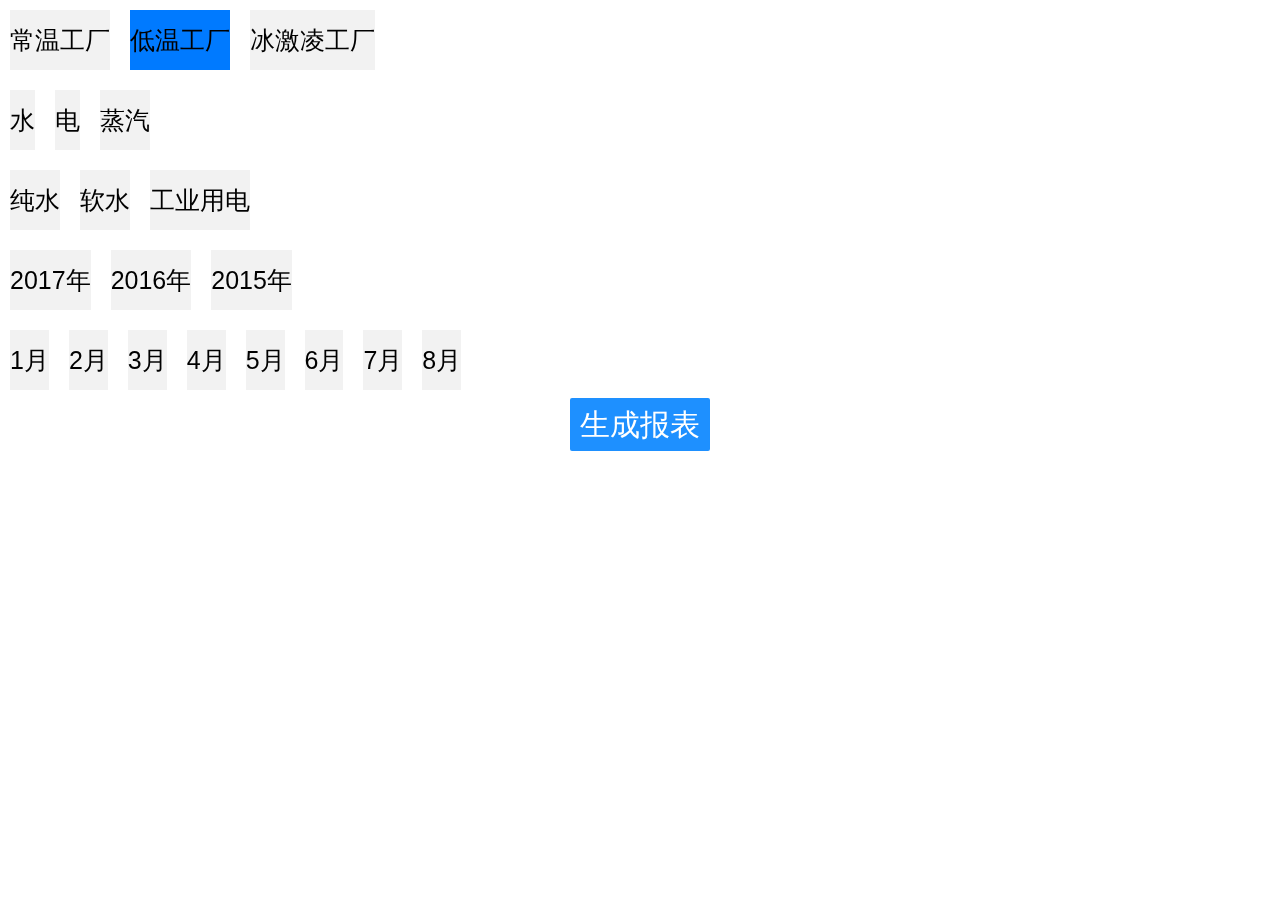
<file: pages/report.html>
<!doctype html>
<html>

	<head>
		<meta charset="UTF-8">
		<title>报告</title>
		<meta name="viewport" content="width=device-width,initial-scale=1,minimum-scale=1,maximum-scale=1,user-scalable=no" />
		<meta name="apple-mobile-web-app-capable" content="yes">
		<meta name="apple-mobile-web-app-status-bar-style" content="black">
		<link href="../css/mui.min.css" rel="stylesheet" />
		<link rel="stylesheet" href="../css/mui.picker.css" />
		<link rel="stylesheet" href="../css/mui.poppicker.css" />
		<link rel="stylesheet" href="../css/app.css" />
		<link rel="stylesheet" href="../css/report.css" />
        <style type="text/css">
 .area{float:left;height:60px;line-height:60px;font-size:25px;border:none;color:black;background:#F2F2F2;margin:10px;}
 .area_1{float:left;height:60px;line-height:60px;font-size:25px;border:none;color:black;background:#F2F2F2;margin:10px;}
 .area_1_1{float:left;height:60px;line-height:60px;font-size:25px;border:none;color:black;background:#F2F2F2;margin:10px;}
 .date_1{float:left;height:60px;line-height:60px;font-size:25px;border:none;color:black;background:#F2F2F2;margin:10px;}
    </style>
	</head>

	<body>

<!-- 侧滑导航根容器 -->
<div  class="mui-off-canvas-wrap mui-draggable">
  <!-- 主页面容器 -->
  <div class="mui-inner-wrap">
     <!-- 菜单容器 -->
    <aside id="offSlide" class="mui-off-canvas-right" style="background:none;width:100%;">
      <div class="mui-scroll-wrapper" id="onePlant" style="visibility: hidden;">
        <div class="mui-scroll" >
          <!-- 菜单具体展示内容 -->
          <ul class="mui-table-view" >
				<li class="mui-table-view-cell">2017年8月马鞍山低温工厂纯水能耗报表</li>
				<li class="mui-table-view-cell">
					<div id="main1_1" style="left:20px;width:90%;top:20px;height:300px;margin:0 auto;"></div>
				</li>
				<li class="mui-table-view-cell">
					<div id="main4_1" style="float:left;left:20px;width:50%;top:20px;height:300px"></div>
					<div id="main4_2" style="float:left;left:20px;width:50%;top:20px;height:300px"></div>
				</li>

				 <li class="mui-table-view-cell">
				 <div id="chart1" style="width: 100%; height: 300px; float: left;"> </div>
				</li>
			  <li class="mui-table-view-cell">
					<table class="table_header">
						<tr>
							<td class="td1">日期</td>
							<td class="td2">产量(T)</td>
							<td class="td3">软水耗用(TCE)</td>
						</tr>
					</table>
				</li>
				<li class="mui-table-view-cell">
					<table>
						<tr>
							<td class="td1">2017-8-31</td>
							<td class="td2">180</td>
							<td class="td3">30</td>
					</tr>
					</table>
				</li>
				<li class="mui-table-view-cell">
					<table>
						<tr>
							<td class="td1">2017-8-30</td>
							<td class="td2">165</td>
							<td class="td3">20</td>
						</tr>
					</table>
				</li>
				<li class="mui-table-view-cell">
					<table>
						<tr>
							<td class="td1">2017-08-29</td>
							<td class="td2">197</td>
							<td class="td3">30</td>
						</tr>
					</table>
				</li>
				<li class="mui-table-view-cell">
					<table>
						<tr>
							<td class="td1">2017-8-28</td>
							<td class="td2">178</td>
							<td class="td3">24</td>
						</tr>
					</table>
				</li>
				<li class="mui-table-view-cell">
					<table>
						<tr>
							<td class="td1">2017-08-27</td>
							<td class="td2">189</td>
							<td class="td3">33</td>
						</tr>
					</table>
				</li>
								<div class="mui-content-padded">

									<ul class="mui-pager">
										<li class="mui-previous">
											<button type="button" class="mui-btn mui-btn-primary mui-btn-outlined grid-pager" style="  left: -50px;">
												上一页
											</button>
										</li>
										<li class="mui-next">
											<button type="button" class="mui-btn mui-btn-primary mui-btn-outlined grid-pager" style="  right: -50px;">
												下一页
											</button>
										</li>
						</ul>
						
			</div>
         
        </div>
      </div>
          <div class="mui-scroll-wrapper" id="twoPlant" style="visibility: hidden;position:absolute;top:0;left:0;z-index:10;">
        <div class="mui-scroll" >
          <!-- 菜单具体展示内容 -->
          <ul class="mui-table-view" >
				<li class="mui-table-view-cell">2017年一季度马鞍山与泰安低温工厂用电能耗报表</li>
				<li class="mui-table-view-cell">
					<div id="main1_2" style="left:20px;width:90%;top:20px;height:300px;margin:0 auto;"></div>
				</li>
				<li class="mui-table-view-cell">
					<div id="main4_1_1" style="float:left;left:20px;width:50%;top:20px;height:300px"></div>
					<div id="main4_2_2" style="float:left;left:20px;width:50%;top:20px;height:300px"></div>
				</li>
				<li class="mui-table-view-cell">
					<div id="main4_1_3" style="float:left;left:20px;width:50%;top:20px;height:300px"></div>
					<div id="main4_2_4" style="float:left;left:20px;width:50%;top:20px;height:300px"></div>
				</li>
				<li class="mui-table-view-cell">
					<div id="main1_3" style="left:20px;width:90%;top:20px;height:300px;margin:0 auto;"></div>
				</li>
				<li class="mui-table-view-cell">
					<div id="main1_4" style="left:20px;width:90%;top:20px;height:300px;margin:0 auto;"></div>
				</li>
				<li class="mui-table-view-cell">
					<div id="main4_1_5" style="float:left;left:20px;width:50%;top:20px;height:300px"></div>
					<div id="main4_1_6" style="float:left;left:20px;width:50%;top:20px;height:300px"></div>
				</li>
					<li class="mui-table-view-cell">
					<div id="main4_1_7" style="float:left;left:20px;width:50%;top:20px;height:300px"></div>
					<div id="main4_1_8" style="float:left;left:20px;width:50%;top:20px;height:300px"></div>
				</li>
		  </ul>
		</div>
		</div>
    </aside>
    <!-- 主页面标题 
    <header class="mui-bar mui-bar-nav">
    
      <h1 class="mui-title">报表</h1>
    </header>-->
    <!-- 主页面内容容器 -->
    <div class="mui-content mui-scroll-wrapper" style="background:white;">
<div id="area1"> 
	<div class="area" style="display:block;">常温工厂</div><div class="area" id="lowTemp" style="background: #007AFF;">低温工厂</div><div class="area">冰激凌工厂</div>	
	<div style="clear:both;"></div>
	<div id="workshop" style="display: none;"><div class="area_1" > 华东工厂</div><div class="area_1" id="area_1" > 华中工厂</div><div class="area_1" > 华北工厂</div><div class="area_1" > 华南工厂</div> </div>
	<div style="clear:both;"></div>
    <div id="workshop_1" style="display: none;"><div class="area_1_1" id="area_tai"> 泰安低温厂</div><div class="area_1_1" id="area_ma"> 马鞍山低温厂</div></div>
<div>
	<div style="clear:both;"></div>
<div id="type"> 
	<div class="area" style="">水</div><div class="area">电</div><div class="area">蒸汽</div>	
	<div style="clear:both;"></div>
	<div id="workshop"><div class="area_1" >纯水</div><div class="area_1" > 软水</div></div>
	<div id="electric" class="area_1">工业用电</div></div>
	<div style="clear:both;"></div>
 
<div>
	<div id="date"> 
	<div class="area">2017年</div><div class="area">2016年</div><div class="area">2015年</div>	
	<div style="clear:both;"></div>
	<div id="workshop"><div class="date_1" >1月</div><div class="date_1" > 2月</div><div class="date_1" > 3月</div><div class="date_1" > 4月</div>
	<div class="date_1" > 5月</div><div class="date_1" > 6月</div><div class="date_1" > 7月</div><div class="date_1" > 8月</div>

	</div>
	
	<div style="clear:both;"></div>
 
<div>
			
    <a href="#offSlide" style="height:50px;line-height:50px;margin:0 auto;color:white;background: dodgerblue;font-size:30px;border-radius: 2px;padding:10px;">生成报表</a>
        
   </div>
</div>     
      </div>
    </div>  
  </div>
</div>
	
		<script type="text/javascript" src="../js/jquery-1.12.4.js"></script>
		<script src="../js/mui.min.js"></script>
		<script type="text/javascript" src="../js/mui.picker.js"></script>
		<script type="text/javascript" src="../js/mui.poppicker.js"></script>
	    <script type="text/javascript" src="../libs/echarts-all.js"></script>
	    	<script type="text/javascript" src="../js/report.js"></script>
		<script type="text/javascript">
		
			
			
	mui("#area1").on('tap', '#lowTemp', function(event){
		
		if($("#workshop").css('display') == 'none'){
			$("#workshop").show();
			$("#lowTemp").css("color","white");
			$("#lowTemp").css("background","#007AFF");
		}else{$("#workshop").hide();}
	
});
	mui("#workshop").on('tap', '#area_1', function(event){
		
		if($("#workshop_1").css('display') == 'none'){
			$("#workshop_1").show();
			$("#area_1").css("color","white");
			$("#area_1").css("background-color","#007AFF");
		}else{$("#workshop_1").hide();}
	
});
mui("#workshop_1").on('tap', "#area_tai", function(event){	
				if($("#area_tai").css("background-color")==="rgb(0, 122, 255)"){
				
				$("#area_tai").css("background-color","#F2F2F2")
				$("#area_tai").css("color","black");
			}else{$("#area_tai").css("background-color","#007AFF");
			$("#area_tai").css("color","white");
			$("#onePlant").css("visibility","visible"); 
		  $("#twoPlant").css("visibility","hidden"); 
			}
			
});	
mui("#workshop_1").on('tap', "#area_ma", function(event){	
				
			if($("#area_ma").css("background-color")==="rgb(0, 122, 255)"){
			
				$("#area_ma").css("background-color","#F2F2F2");
				$("#area_ma").css("color","black");
		     
			}else{$("#area_ma").css("background-color","#007AFF");
			$("#area_ma").css("color","white")
			$("#twoPlant").css("visibility","visible"); 
			$("#onePlant").css("visibility","hidden"); 
			}
			
});
mui.init()
		  
  mui('.mui-scroll-wrapper').scroll();
		</script>
		
		</body>

</html>
</file>
<file: css/mui.picker.css>
/**
 * 选择列表插件
 * varstion 2.0.0
 * by Houfeng
 * Houfeng@DCloud.io
 */

.mui-picker {
    background-color: #ddd;
    position: relative;
    height: 200px;
    overflow: hidden;
    border: solid 1px rgba(0, 0, 0, 0.1);
    -webkit-user-select: none;
    user-select: none;
    box-sizing: border-box;
}
.mui-picker-inner {
    box-sizing: border-box;
    position: relative;
    width: 100%;
    height: 100%;
    overflow: hidden;
    -webkit-mask-box-image: -webkit-linear-gradient(bottom, transparent, transparent 5%, #fff 20%, #fff 80%, transparent 95%, transparent);
    -webkit-mask-box-image: linear-gradient(top, transparent, transparent 5%, #fff 20%, #fff 80%, transparent 95%, transparent);
}
.mui-pciker-list,
.mui-pciker-rule {
    box-sizing: border-box;
    padding: 0px;
    margin: 0px;
    width: 100%;
    height: 36px;
    line-height: 36px;
    position: absolute;
    left: 0px;
    top: 50%;
    margin-top: -18px;
}
.mui-pciker-rule-bg {
    z-index: 0;
    /*background-color: #cfd5da;*/
}
.mui-pciker-rule-ft {
    z-index: 2;
    border-top: solid 1px rgba(0, 0, 0, 0.1);
    border-bottom: solid 1px rgba(0, 0, 0, 0.1);
    /*-webkit-box-shadow: 0px 0px 10px 0px rgba(0, 0, 0, 0.1);*/
    /*box-shadow: 0px 0px 10px 0px rgba(0, 0, 0, 0.1);*/
}
.mui-pciker-list {
    z-index: 1;
    -webkit-transform-style: preserve-3d;
    transform-style: preserve-3d;
    -webkit-transform: perspective(1000px) rotateY(0deg) rotateX(0deg);
    transform: perspective(1000px) rotateY(0deg) rotateX(0deg);
}
.mui-pciker-list li {
    width: 100%;
    height: 100%;
    position: absolute;
    text-align: center;
    vertical-align: middle;
    -webkit-backface-visibility: hidden;
    backface-visibility: hidden;
    overflow: hidden;
    box-sizing: border-box;
    font-size: 16px;
    font-family: "Helvetica Neue", "Helvetica", "Arial", "sans-serif";
    color: #888;
    padding: 0px 8px;
    white-space: nowrap;
    -webkit-text-overflow: ellipsis;
    text-overflow: ellipsis;
    overflow: hidden;
    cursor: default;
    visibility: hidden;
}
.mui-pciker-list li.highlight,
.mui-pciker-list li.visible {
    visibility: visible;
}
.mui-pciker-list li.highlight {
    color: #222;
}
</file>
<file: css/mui.poppicker.css>
.mui-poppicker {
	position: fixed;
	left: 0px;
	width: 100%;
	z-index: 999;
	background-color: #eee;
	border-top: solid 1px #ccc;
	box-shadow: 0px -5px 7px 0px rgba(0, 0, 0, 0.1);
	-webkit-transition: .3s;
	bottom: 0px;
	-webkit-transform: translateY(300px);
}
.mui-poppicker.mui-active {
	-webkit-transform: translateY(0px);
}
.mui-android-5-1 .mui-poppicker {
	bottom: -300px;
	-webkit-transition-property: bottom;
	-webkit-transform: none;
}
.mui-android-5-1 .mui-poppicker.mui-active {
	bottom: 0px;
	-webkit-transition-property: bottom;
	-webkit-transform: none;
}
.mui-poppicker-header {
	padding: 6px;
	font-size: 14px;
	color: #888;
}
.mui-poppicker-header .mui-btn {
	font-size: 12px;
	padding: 5px 10px;
}
.mui-poppicker-btn-cancel {
	float: left;
}
.mui-poppicker-btn-ok {
	float: right;
}
.mui-poppicker-clear {
	clear: both;
	height: 0px;
	line-height: 0px;
	font-size: 0px;
	overflow: hidden;
}
.mui-poppicker-body {
	position: relative;
	width: 100%;
	height: 200px;
	border-top: solid 1px #ddd;
	/*-webkit-perspective: 1200px;
	perspective: 1200px;
	-webkit-transform-style: preserve-3d;
	transform-style: preserve-3d;*/
}
.mui-poppicker-body .mui-picker {
	width: 100%;
	height: 100%;
	margin: 0px;
	border: none;
	float: left;
}
</file>
<file: css/analysis_group.css>
.mui-col-sm-7 .div_title
{
	float: left;
	display: block;
	position:relative;
	left: 0px;
	width: 140px;
}

.mui-col-sm-7 .div_select
{
	float: right;
	width: 150px;
}

.mui-col-sm-5 .div_title
{
	float: left;
	display: block;
	position:relative;
	left: 0px;
	width: 140px;
}

.mui-col-sm-5  .div_select
{
	float: right;
	width: 130px;
}
</file>
<file: css/app.css>
/*
 *这是单独为hello mui准备的个性化css，可以覆盖标准mui的css定义；
 * 在实际项目开发时，建议为App单独写一个css文件，从而实现项目的自定义皮肤功能；
 * 
 * */
.mui-plus header.mui-bar{
	display: none;
}
.mui-plus .mui-bar-nav~.mui-content{
	padding: 0;
}

/*hm开头的表示仅为 Hello MUI示例定义*/
.hm-description{
	margin: .5em 0;
}

.hm-description>li {
	font-size: 14px;
	color: #8f8f94;
}

/*******************************全局css*********************************/
/*
 阴影效果
 * */
.shadow
{
	box-shadow: 5px 5px 5px #888888;
	border: 0px;
}

div
{
	text-align: center;
}

table 
{
	border: 1px solid #222222;
	width: 95%;
	position: relative;
	left: 11px;
}
table td
{
	border: 1px solid #222222;
}

/*设置列表高亮颜色*/
.mui-table-view-cell.mui-active{
	background-color: #FFFFFF;
}

.icon_red
{
	color:red
}

.icon_green
{
	color:green
}


/****************************实时数据***************************/
/*
 实时数据标题
 * */
.grid-title
{
	margin-bottom: 5px;
	text-align: left;
}

.grid-cell
{
	height:36%;
	margin-bottom: 5px !important;;  
	padding: 8px 20px 5px 20px !important;
	background-color: #E8E8E8 !important;
	border:5px solid #f2f2f2;
} 	

.grid-cell-button
{
	width: 100%;
	height: 60px;
	font-size: 25px;
}

.grid-cell-h5
{
	position:relative; 
	top:0px;
	padding-left: 16px;
}

.grid-cell-detail
{
	float: right;
	padding-top: 3px;
}

.grid-cell-warn-title
{
	  margin: 20px 0px 20px 0px;
}

.grid-cell-warn-table tr
{
	color: black;
}

.tr_warn
{
	background-color: orangered;
}

/*
 分页按钮
 * */
.grid-pager
{
	  width: 100px;
	  height: 50px;
	  line-height: 40px;
	  font-size: 17px;
}

.mui-icon
{
	font-size: 1.4em !important;
}

/***************************弹出菜单***************************/
.mui-popover table
{
	border: 0px;
}

.mui-popover table td
{
	border: 0px;
}

/*
 * 设置弹出菜单的高度
 * */
.mui-popover
 {
	height: 300px;
}

.mui-popover li.mui-table-view-cell
{
	padding: 10px 5px;
}

.mui-popover .header .popover_tool
{
	border-right: 1px solid black;
	width: 40%;
}

.mui-popover .header .popover_data
{
	border-right: 1px solid black;
	width: 25%;
}

.mui-popover .header .popover_time
{
	width: 35%;
}

.mui-popover .body .popover_tool
{
	border-right: 1px solid black;
	width: 40%;
	font-size: 15px;
}

.mui-popover .body .popover_data
{
	border-right: 1px solid black;
	width: 25%;
	font-size: 15px;
}

.mui-popover .body .popover_time
{
	width: 35%;
	font-size: 15px;
}

/**************************综合报表****************************/
</file>
<file: css/report.css>
/* 区域未激活样式 */
       .mui-segmented-control.mui-scroll-wrapper .mui-scroll{height:70px;}
       .mui-scroll-wrapper.mui-slider-indicator.mui-segmented-control.mui-segmented-control-inverted
       {height:70px;}
       .mui-control-item.area{height:70px;line-height:70px;margin:0 auto;font-size:30px;}
     /* 区域未激活样式 */
       .mui-table-view.mui-grid-view.mui-grid-9
       .mui-table-view-cell.mui-media.mui-col-xs-12.mui-col-sm-12.grid-cell
       .mui-scroll-wrapper.mui-slider-indicator.mui-segmented-control.mui-segmented-control-inverted
       .mui-scroll
       .mui-control-item.area{color:black;background:#F2F2F2;border:none;}
      /* 区域激活样式 */
       .mui-table-view.mui-grid-view.mui-grid-9
       .mui-table-view-cell.mui-media.mui-col-xs-12.mui-col-sm-12.grid-cell
       .mui-scroll-wrapper.mui-slider-indicator.mui-segmented-control.mui-segmented-control-inverted
       .mui-scroll
       .mui-control-item.area.mui-active{color:white;background:#007AFF}
          /* 类型未激活样式 */
       .mui-segmented-control.mui-scroll-wrapper .mui-scroll{height:70px;}
       .mui-scroll-wrapper.mui-slider-indicator.mui-segmented-control.mui-segmented-control-inverted
       {height:70px;}
       .mui-control-item.type{height:70px;line-height:70px;margin:0 auto;font-size:30px;border:none;color:black;background:#F2F2F2;}

      /* 类型激活样式 */
       .mui-table-view.mui-grid-view.mui-grid-9
       .mui-table-view-cell.mui-media.mui-col-xs-12.mui-col-sm-12.grid-cell
       .mui-scroll-wrapper.mui-slider-indicator.mui-segmented-control.mui-segmented-control-inverted
       .mui-scroll
       .mui-control-item.type.mui-active{color:white;background:#009966;border:none;}
      /* 时间未激活样式 */
       .mui-segmented-control.mui-scroll-wrapper .mui-scroll{height:70px;}
       .mui-scroll-wrapper.mui-slider-indicator.mui-segmented-control.mui-segmented-control-inverted
       {height:70px;}
       .mui-control-item.date{height:70px;line-height:70px;margin:0 auto;font-size:30px;color:black;background:#F2F2F2;border:none;}

      /* 时间激活样式 */
       .mui-table-view.mui-grid-view.mui-grid-9
       .mui-table-view-cell.mui-media.mui-col-xs-12.mui-col-sm-12.grid-cell
       .mui-scroll-wrapper.mui-slider-indicator.mui-segmented-control.mui-segmented-control-inverted
       .mui-scroll
       .mui-control-item.date.mui-active{color:white;background:#FF9900;border:none;}



/* 侧边样式 */
div
{
	text-align: center;
}


table 
{
	border: 0px solid #222222;
	width: 90%;
	position: relative;
	left: 11px;
}

table td
{
	border: 0px solid #222222;
	border-right: 1px solid black;
}

table td:last-child
{
	border: 0px solid #222222;
	border-right: 0px solid black;
}

/*设置列表高亮颜色*/
.mui-table-view-cell.mui-active{
	background-color: #FFFFFF;
}

.td1
{
	width: 20%;
}

.td2
{
	width: 20%;
}

.td3
{
	width: 20%;
}

.td4
{
	width: 20%;
}

.td5
{
	width: 20%;
}
</file>
<file: css/energy_analysis.css>
#ul_one .div_title
{
	float: left;
	display: block;
	position:relative;
	left: 0px;
	width: 140px;
}

#ul_one .div_select
{
	float: right;
	width: 130px;
}

#ul_two .div_title
{
	float: left;
	display: block;
	position:relative;
	left: 0px;
	width: 140px;
}

#ul_two .div_select
{
	float: right;
	width: 130px;
}
</file>
<file: css/energy_compare.css>
#ul_one .div_title
{
	float: left;
	display: block;
	position:relative;
	left: 0px;
	width: 140px;
	top: 20px;
}

#ul_one .div_select
{
	float: right;
	width: 180px;
}

#ul_two .div_title
{
	float: left;
	display: block;
	position:relative;
	left: 0px;
	width: 140px;
	top: 20px;
}

#ul_two .div_select
{
	float: right;
	text-align: right;
	width: 180px;
}

#ul_three .div_title
{
	float: left;
	display: block;
	position:relative;
	left: 0px;
	width: 140px;
	top: 20px;
}

#ul_three .div_select
{
	float: right;
	text-align: right;
	width: 180px;
}
</file>
<file: css/general_report.css>
div
{
	text-align: center;
}


table 
{
	border: 0px solid #222222;
	width: 95%;
	position: relative;
	left: 11px;
}

table td
{
	border: 0px solid #222222;
	border-right: 1px solid black;
}

table td:last-child
{
	border: 0px solid #222222;
	border-right: 0px solid black;
}

/*设置列表高亮颜色*/
.mui-table-view-cell.mui-active{
	background-color: #FFFFFF;
}

.td1
{
	width: 20%;
}

.td2
{
	width: 20%;
}

.td3
{
	width: 20%;
}

.td4
{
	width: 20%;
}

.td5
{
	width: 20%;
}
</file>
<file: css/home.css>
div {
	text-align: center;
}

li {
	list-style: none;
}


/****************************标题头***************************/

#div_title {
	padding-right: 20px;
	margin-top: 10px;
}

.div_menu_o div {
	font-size: 35px;
	color: dodgerblue;
	padding-top: 10px;
}

.div_type {
	background-color: gainsboro
}

.div_menu_th span
{
	font-size: 35px;
	color: white;
}

.div_type img {
	width: 10%;
}

.mui-col-sm-4                           div        
 {
	margin-bottom: 10px;
}

#div_level_one .mui-icon-info
{
	  display: block;
	  position: relative;
	  top: -8px !important;
	  left: 145px;
	  width: 50px;
}

#div_level_one .mui-icon-list
{
	  display: block;
	  position: relative;
	  top: -30px !important;
	  left: 230px !important;;
	  width: 50px;
}

#div_level_one .mui-table-view-cell
{
	background-color: dodgerblue;  
	padding: 20px;
	height: 340px !important;
}

#div_level_two .mui-icon-info
{
	  display: block;
	  position: relative;
	  top: -5px !important;
	  left: 146px;
	  font-size: 25px;
	  width: 50px;
}

.span_percent 
{
	  display: block;
	  top: -15px !important;
	  position: relative;
}

#div_level_two .mui-table-view-cell
{
	background-color: dodgerblue;  
	padding: 20px;
	height: 120px;
}

#div_level_two .mui-col-sm-4
{
	padding-right: 20px;
	padding-left: 20px;
}

#div_level_three .mui-icon-info
{
	  display: block;
	  position: relative;
	  top: -5px !important;
	  left: 105px;
	  font-size: 25px;
	  width: 50px;
}
</file>
